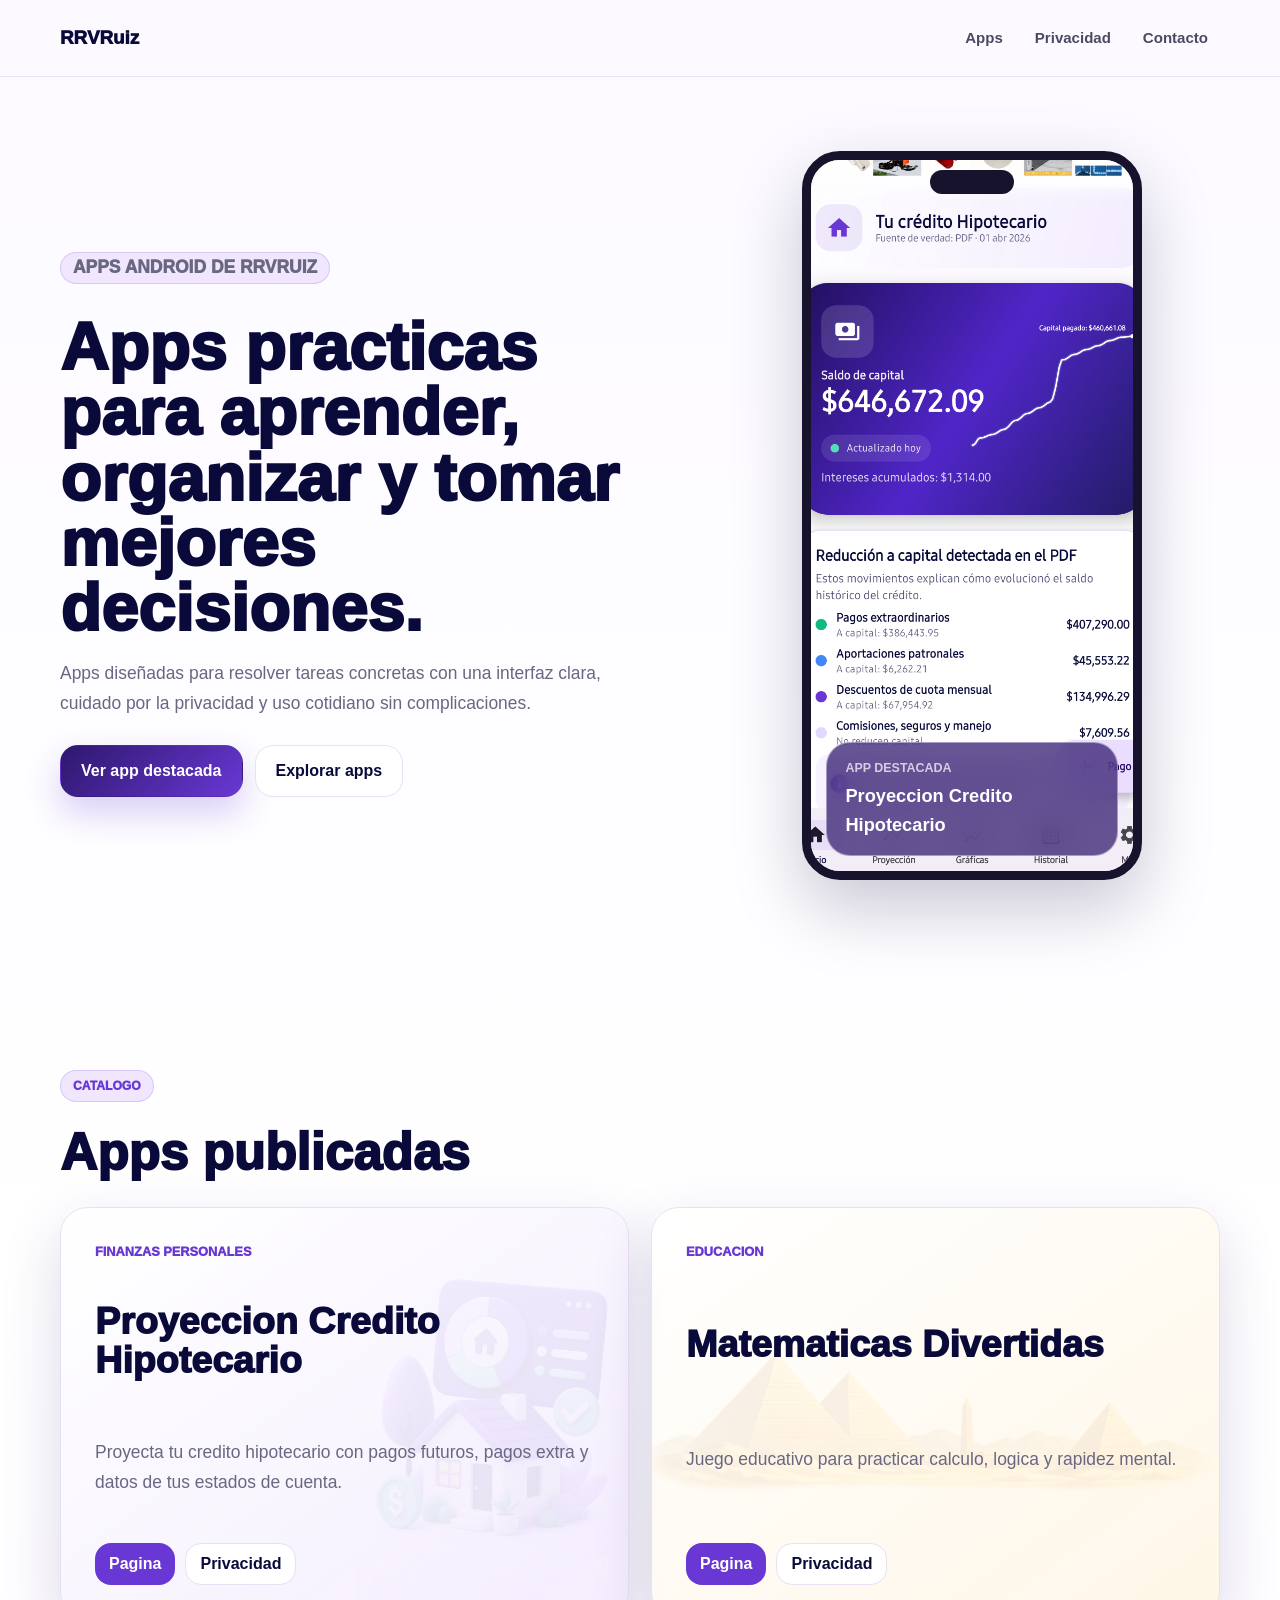
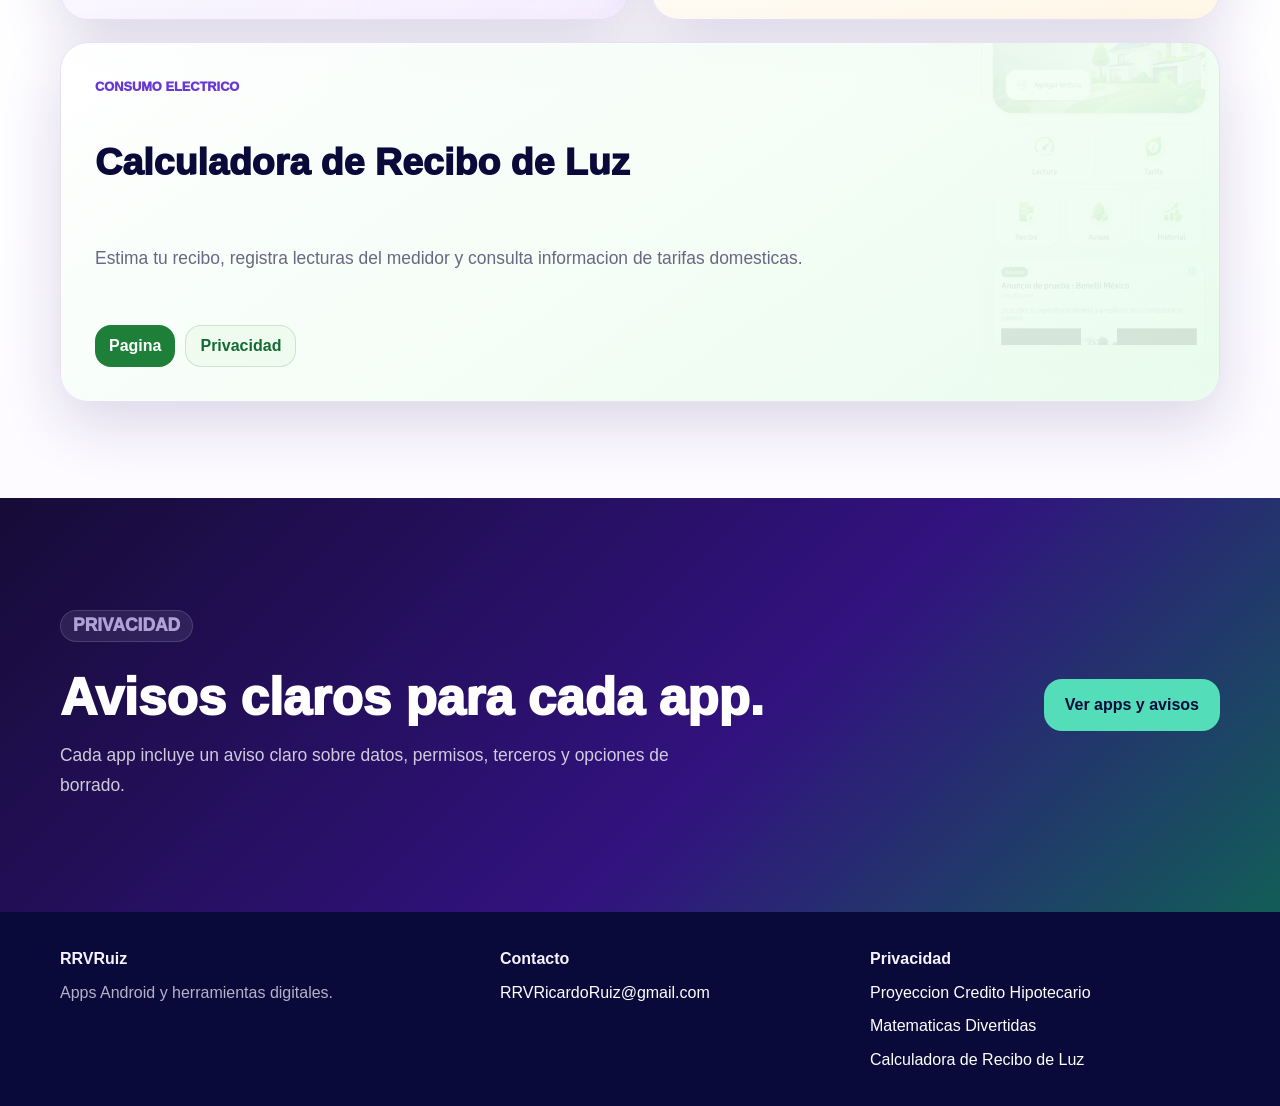
<file: index.html>
<!DOCTYPE html>
<html lang="es">
<head>
  <meta charset="UTF-8" />
  <meta name="viewport" content="width=device-width, initial-scale=1.0" />
  <title>RRVRuiz | Apps independientes</title>
  <meta name="description" content="Apps Android de RRVRuiz: herramientas financieras, educativas y utilidades digitales." />
  <link rel="stylesheet" href="styles.css" />
</head>
<body class="portfolio-page">
  <header class="portfolio-header">
    <div class="container portfolio-nav">
      <a href="index.html" class="portfolio-mark">RRVRuiz</a>
      <nav>
        <a href="#apps">Apps</a>
        <a href="#privacidad">Privacidad</a>
        <a href="mailto:RRVRicardoRuiz@gmail.com">Contacto</a>
      </nav>
    </div>
  </header>

  <main>
    <section class="portfolio-hero">
      <div class="container portfolio-hero-grid">
        <div class="portfolio-copy">
          <p class="portfolio-eyebrow">Apps Android de RRVRuiz</p>
          <h1>Apps practicas para aprender, organizar y tomar mejores decisiones.</h1>
          <p>
            Apps diseñadas para resolver tareas concretas con una interfaz clara, cuidado por la
            privacidad y uso cotidiano sin complicaciones.
          </p>
          <div class="portfolio-actions">
            <a class="portfolio-button primary" href="apps/proyeccion-credito/index.html">Ver app destacada</a>
            <a class="portfolio-button secondary" href="#apps">Explorar apps</a>
          </div>
        </div>

        <a class="featured-app app-phone-link" href="apps/proyeccion-credito/index.html" aria-label="Abrir Proyeccion Credito Hipotecario">
          <span class="phone-frame small">
            <img src="assets/proyeccion-credito/screenshots/app-01-current.png" alt="Pantalla Inicio de Proyeccion Credito Hipotecario" />
          </span>
          <div class="featured-app-caption">
            <span>App destacada</span>
            <strong>Proyeccion Credito Hipotecario</strong>
          </div>
        </a>
      </div>
    </section>

    <section id="apps" class="portfolio-section">
      <div class="container">
        <div class="portfolio-section-title">
          <p class="portfolio-eyebrow">Catalogo</p>
          <h2>Apps publicadas</h2>
        </div>

        <div class="portfolio-apps">
          <article class="portfolio-app-card app-credit">
            <span>Finanzas personales</span>
            <h3>Proyeccion Credito Hipotecario</h3>
            <p>
              Proyecta tu credito hipotecario con pagos futuros, pagos extra y datos de tus estados de cuenta.
            </p>
            <div class="portfolio-card-links">
              <a href="apps/proyeccion-credito/index.html">Pagina</a>
              <a href="apps/proyeccion-credito/privacidad.html">Privacidad</a>
            </div>
          </article>

          <article class="portfolio-app-card app-math">
            <span>Educacion</span>
            <h3>Matematicas Divertidas</h3>
            <p>
              Juego educativo para practicar calculo, logica y rapidez mental.
            </p>
            <div class="portfolio-card-links">
              <a href="apps/matematicas/index.html">Pagina</a>
              <a href="apps/matematicas/privacidad.html">Privacidad</a>
            </div>
          </article>

          <article class="portfolio-app-card app-energy">
            <span>Consumo electrico</span>
            <h3>Calculadora de Recibo de Luz</h3>
            <p>
              Estima tu recibo, registra lecturas del medidor y consulta informacion de tarifas domesticas.
            </p>
            <div class="portfolio-card-links">
              <a href="apps/calculadora-recibo/index.html">Pagina</a>
              <a href="apps/calculadora-recibo/privacidad.html">Privacidad</a>
            </div>
          </article>
        </div>
      </div>
    </section>

    <section id="privacidad" class="privacy-strip">
      <div class="container privacy-strip-inner">
        <div>
          <p class="portfolio-eyebrow">Privacidad</p>
          <h2>Avisos claros para cada app.</h2>
          <p>
            Cada app incluye un aviso claro sobre datos, permisos, terceros y opciones de borrado.
          </p>
        </div>
        <a class="portfolio-button primary" href="#apps">Ver apps y avisos</a>
      </div>
    </section>
  </main>

  <footer class="portfolio-footer">
    <div class="container portfolio-footer-grid">
      <div>
        <strong>RRVRuiz</strong>
        <p>Apps Android y herramientas digitales.</p>
      </div>
      <div>
        <strong>Contacto</strong>
        <p><a href="mailto:RRVRicardoRuiz@gmail.com">RRVRicardoRuiz@gmail.com</a></p>
      </div>
      <div>
        <strong>Privacidad</strong>
        <p><a href="apps/proyeccion-credito/privacidad.html">Proyeccion Credito Hipotecario</a></p>
        <p><a href="apps/matematicas/privacidad.html">Matematicas Divertidas</a></p>
        <p><a href="apps/calculadora-recibo/privacidad.html">Calculadora de Recibo de Luz</a></p>
      </div>
    </div>
  </footer>
</body>
</html>
</file>
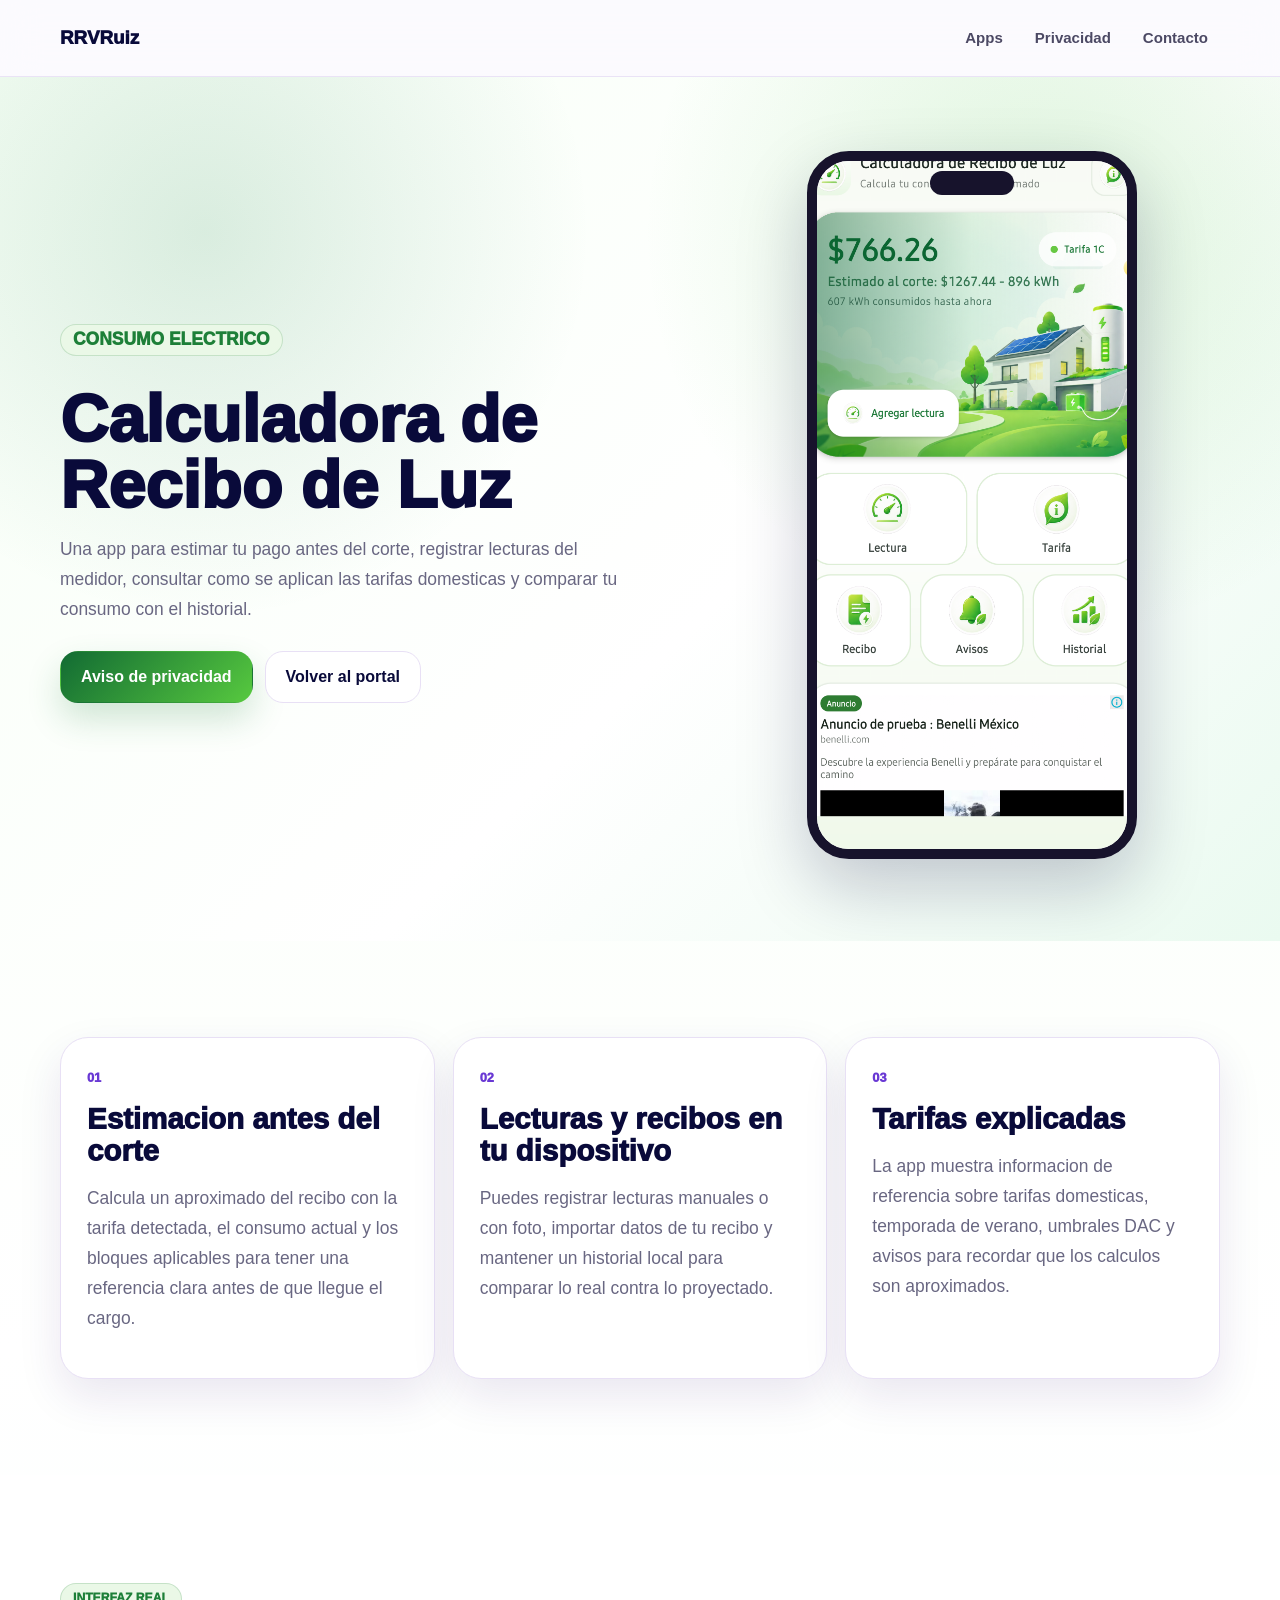
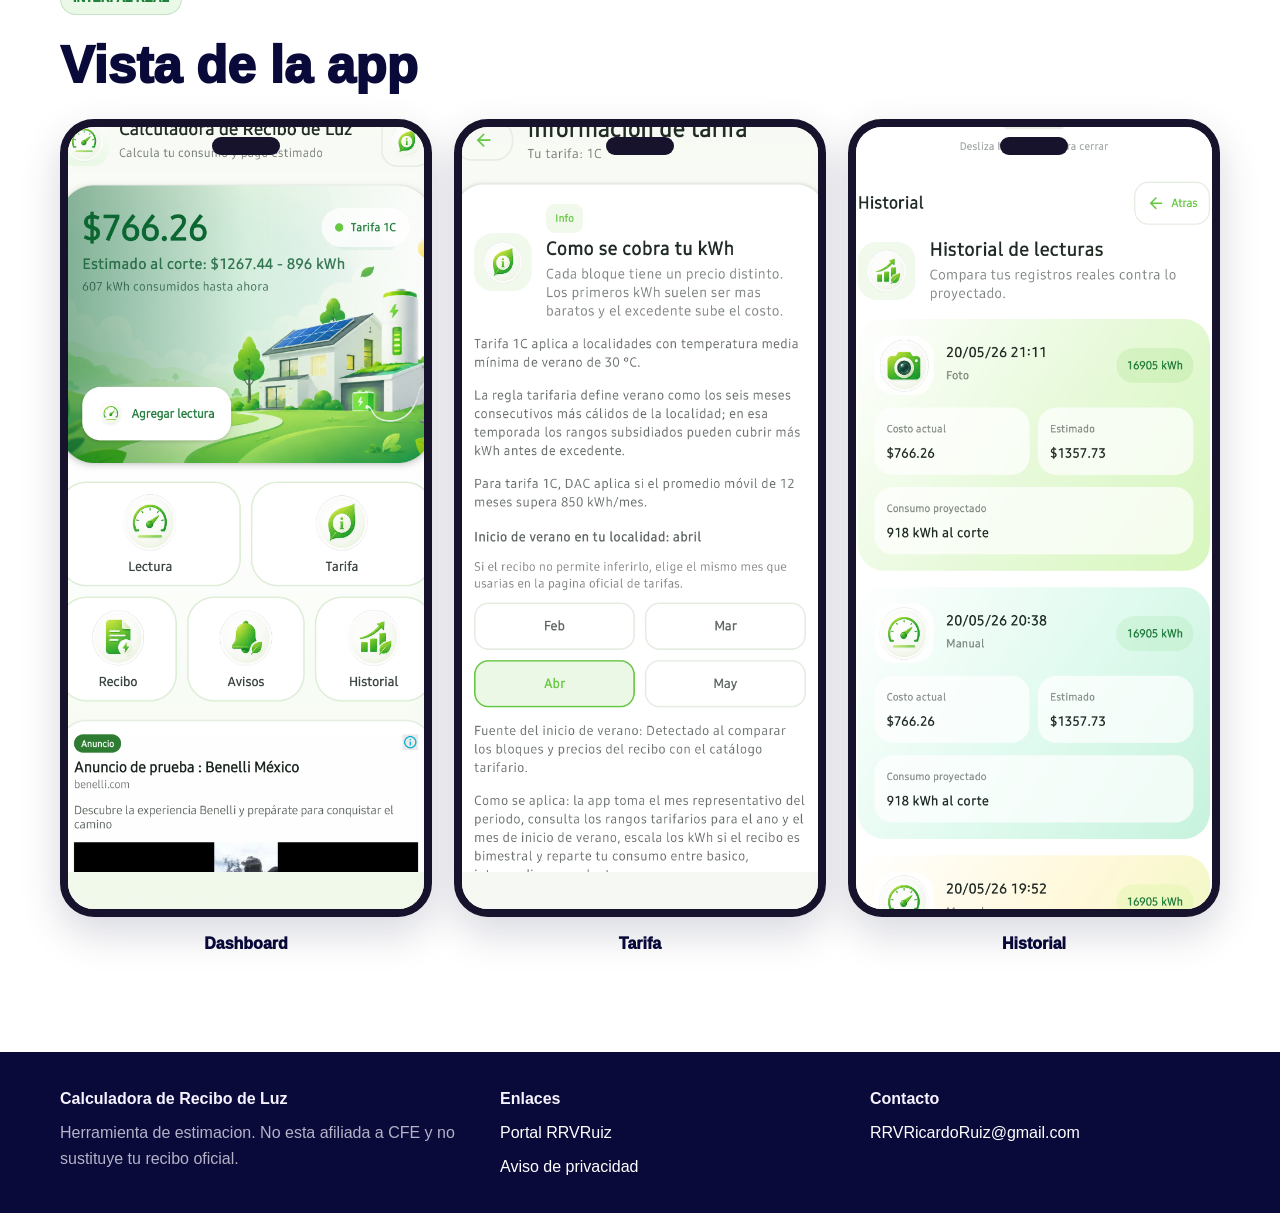
<file: apps/calculadora-recibo/index.html>
<!DOCTYPE html>
<html lang="es">
<head>
  <meta charset="UTF-8" />
  <meta name="viewport" content="width=device-width, initial-scale=1.0" />
  <title>Calculadora de Recibo de Luz | RRVRuiz</title>
  <meta name="description" content="App Android para estimar tu recibo de luz, revisar tarifas CFE, registrar lecturas y dar seguimiento a tu consumo electrico." />
  <link rel="stylesheet" href="../../styles.css" />
</head>
<body class="product-page energy-page">
  <header class="portfolio-header product-header">
    <div class="container portfolio-nav">
      <a href="../../index.html" class="portfolio-mark">RRVRuiz</a>
      <nav>
        <a href="../../index.html#apps">Apps</a>
        <a href="privacidad.html">Privacidad</a>
        <a href="mailto:RRVRicardoRuiz@gmail.com">Contacto</a>
      </nav>
    </div>
  </header>

  <main>
    <section class="product-hero energy-hero">
      <div class="container product-hero-grid">
        <div class="product-copy">
          <p class="portfolio-eyebrow">Consumo electrico</p>
          <h1>Calculadora de Recibo de Luz</h1>
          <p>
            Una app para estimar tu pago antes del corte, registrar lecturas del medidor,
            consultar como se aplican las tarifas domesticas y comparar tu consumo con el historial.
          </p>
          <div class="portfolio-actions">
            <a class="portfolio-button primary" href="privacidad.html">Aviso de privacidad</a>
            <a class="portfolio-button secondary" href="../../index.html">Volver al portal</a>
          </div>
        </div>

        <figure class="product-visual phone-showcase">
          <span class="phone-frame">
            <img src="../../assets/calculadora-recibo/screenshots/app-01-dashboard.png" alt="Dashboard de Calculadora de Recibo de Luz" />
          </span>
        </figure>
      </div>
    </section>

    <section class="product-section">
      <div class="container product-details">
        <article>
          <span>01</span>
          <h2>Estimacion antes del corte</h2>
          <p>
            Calcula un aproximado del recibo con la tarifa detectada, el consumo actual y los bloques
            aplicables para tener una referencia clara antes de que llegue el cargo.
          </p>
        </article>
        <article>
          <span>02</span>
          <h2>Lecturas y recibos en tu dispositivo</h2>
          <p>
            Puedes registrar lecturas manuales o con foto, importar datos de tu recibo y mantener un
            historial local para comparar lo real contra lo proyectado.
          </p>
        </article>
        <article>
          <span>03</span>
          <h2>Tarifas explicadas</h2>
          <p>
            La app muestra informacion de referencia sobre tarifas domesticas, temporada de verano,
            umbrales DAC y avisos para recordar que los calculos son aproximados.
          </p>
        </article>
      </div>
    </section>

    <section class="screenshot-section">
      <div class="container">
        <div class="portfolio-section-title">
          <p class="portfolio-eyebrow">Interfaz real</p>
          <h2>Vista de la app</h2>
        </div>
        <div class="screenshot-grid">
          <figure>
            <span class="phone-frame gallery">
              <img src="../../assets/calculadora-recibo/screenshots/app-01-dashboard.png" alt="Dashboard con acciones de lectura, tarifa, recibo, avisos e historial" />
            </span>
            <figcaption>Dashboard</figcaption>
          </figure>
          <figure>
            <span class="phone-frame gallery">
              <img src="../../assets/calculadora-recibo/screenshots/app-02-info.png" alt="Pantalla de informacion de tarifa domestica" />
            </span>
            <figcaption>Tarifa</figcaption>
          </figure>
          <figure>
            <span class="phone-frame gallery">
              <img src="../../assets/calculadora-recibo/screenshots/app-03-historial.png" alt="Historial de lecturas y estimaciones" />
            </span>
            <figcaption>Historial</figcaption>
          </figure>
        </div>
      </div>
    </section>
  </main>

  <footer class="portfolio-footer">
    <div class="container portfolio-footer-grid">
      <div>
        <strong>Calculadora de Recibo de Luz</strong>
        <p>Herramienta de estimacion. No esta afiliada a CFE y no sustituye tu recibo oficial.</p>
      </div>
      <div>
        <strong>Enlaces</strong>
        <p><a href="../../index.html">Portal RRVRuiz</a></p>
        <p><a href="privacidad.html">Aviso de privacidad</a></p>
      </div>
      <div>
        <strong>Contacto</strong>
        <p><a href="mailto:RRVRicardoRuiz@gmail.com">RRVRicardoRuiz@gmail.com</a></p>
      </div>
    </div>
  </footer>
</body>
</html>
</file>
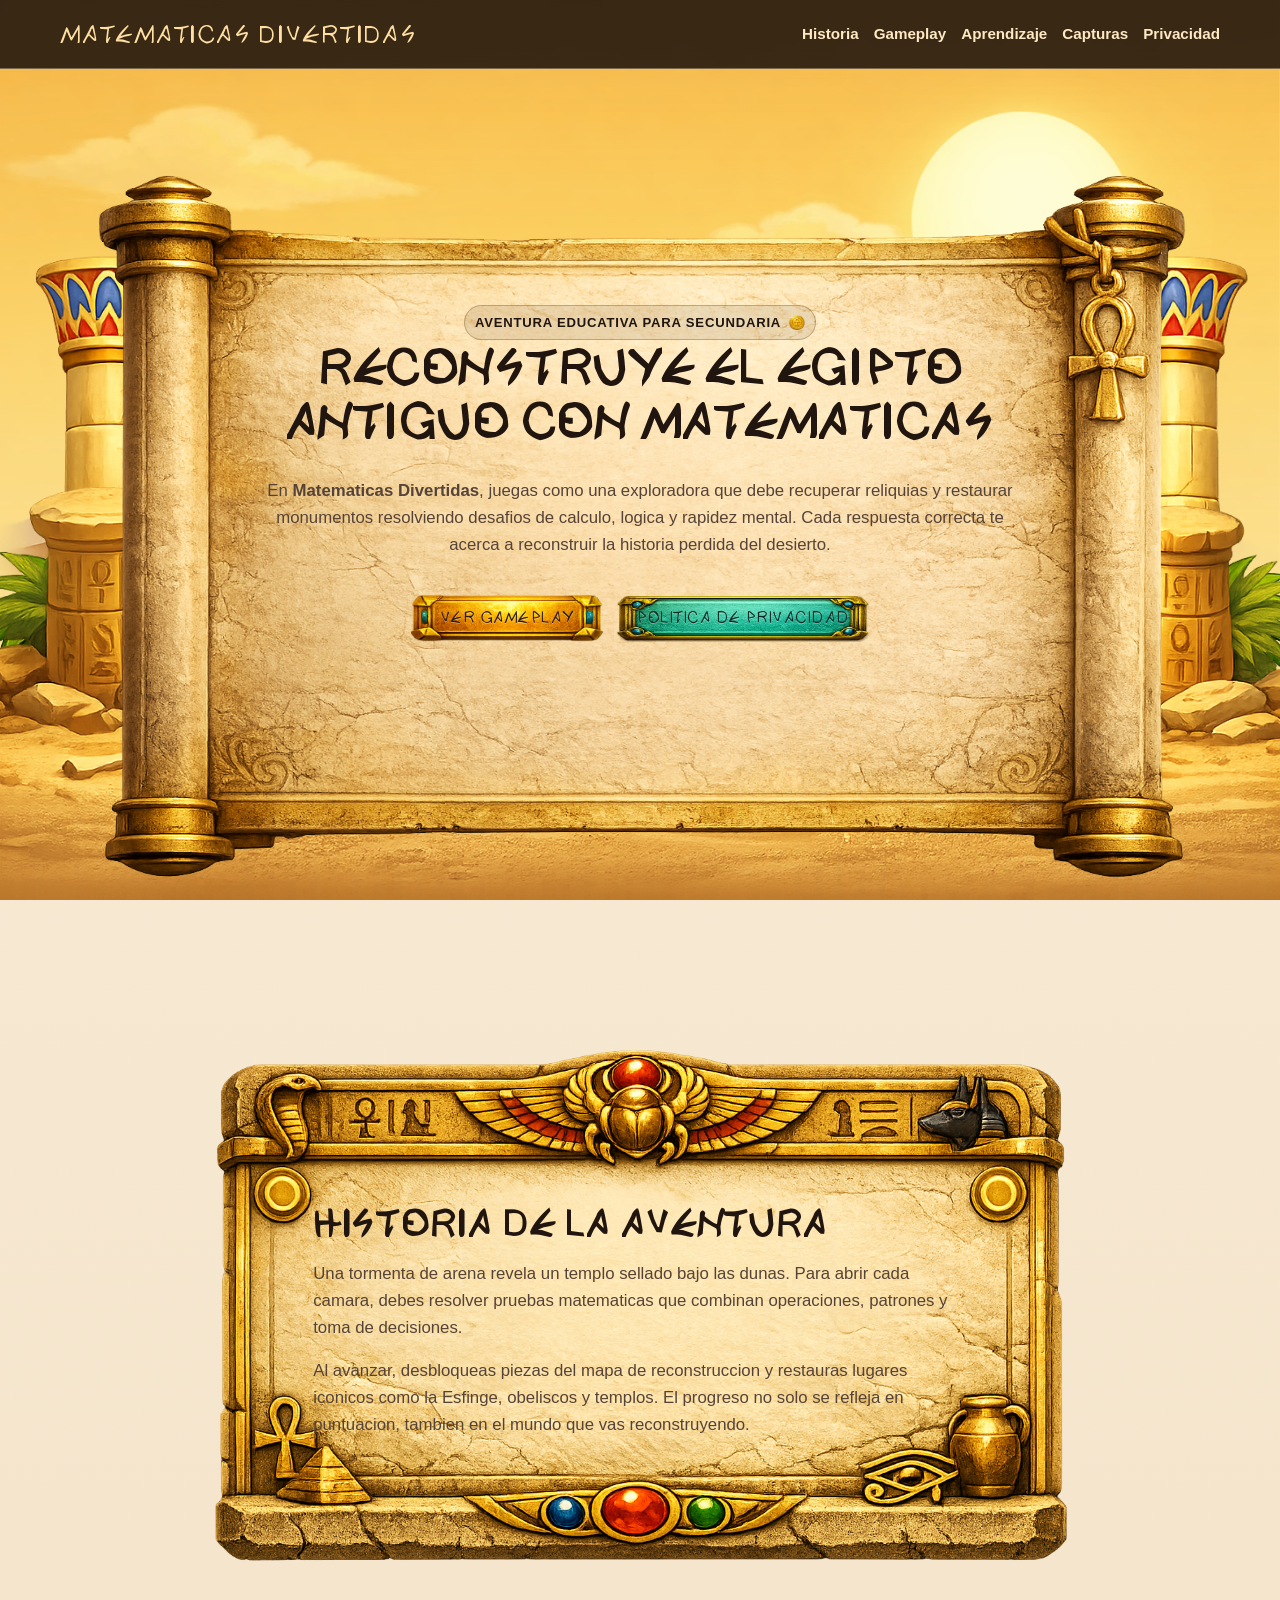
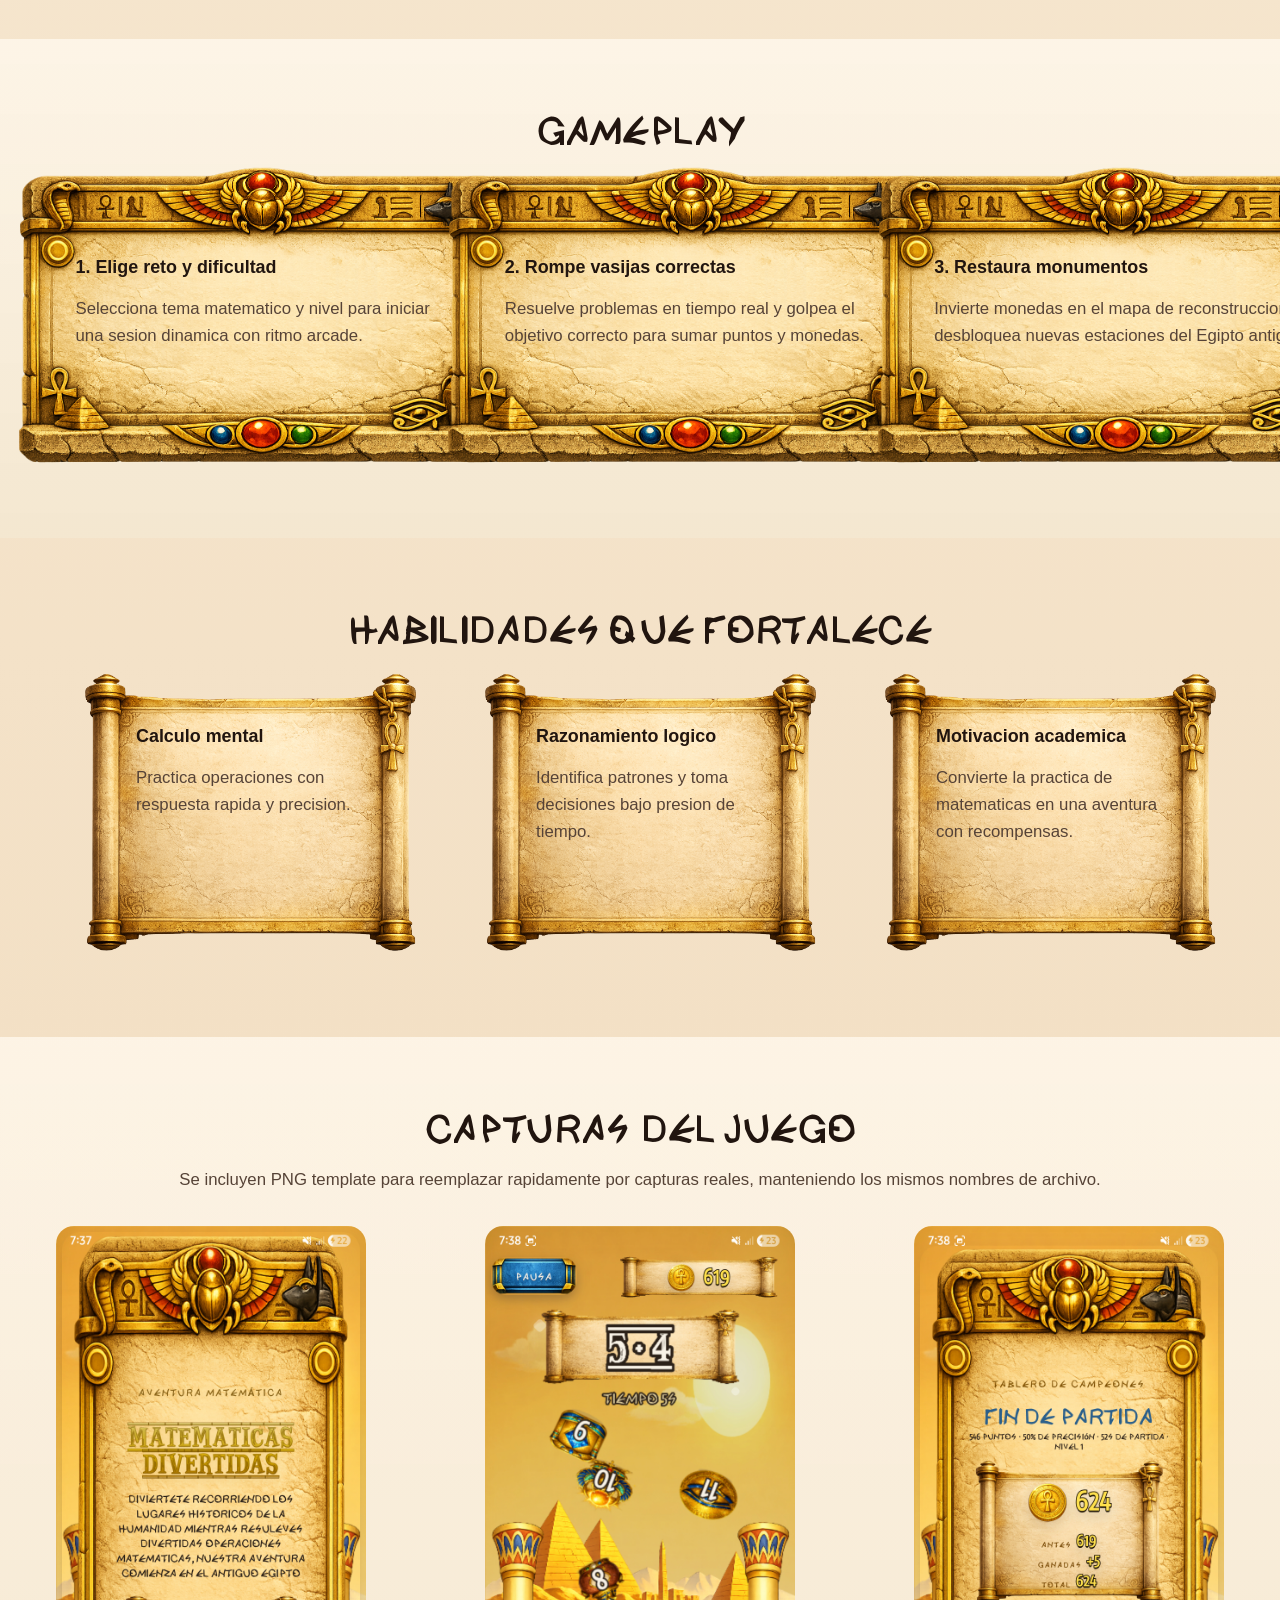
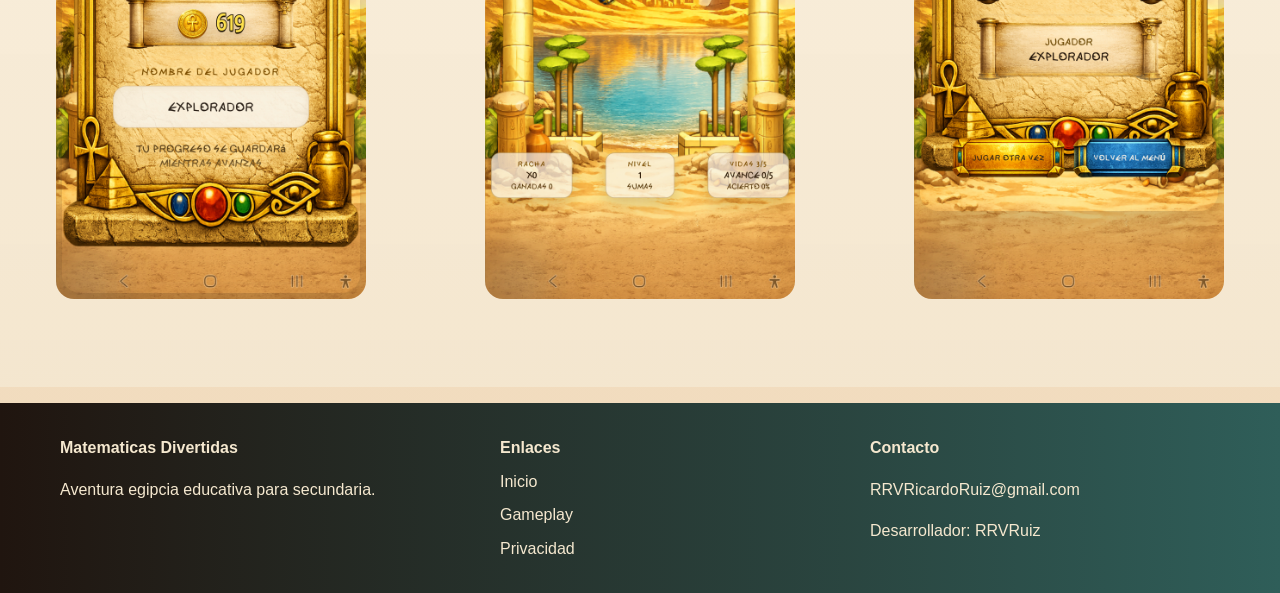
<file: apps/matematicas/index.html>
﻿<!DOCTYPE html>
<html lang="es">
<head>
  <meta charset="UTF-8" />
  <meta name="viewport" content="width=device-width, initial-scale=1.0" />
  <title>Matematicas Divertidas | Sitio oficial</title>
  <meta name="description" content="Sitio oficial de Matematicas Divertidas, una aventura educativa egipcia para secundaria." />
  <link rel="stylesheet" href="../../styles.css" />
</head>
<body class="home-page">
  <header class="site-header">
    <div class="container nav">
      <a href="../../index.html" class="logo">Matematicas Divertidas</a>
      <nav>
        <a href="#historia">Historia</a>
        <a href="#gameplay">Gameplay</a>
        <a href="#aprendizaje">Aprendizaje</a>
        <a href="#capturas">Capturas</a>
        <a href="privacidad.html">Privacidad</a>
      </nav>
    </div>
  </header>

  <main>
    <section class="hero">
      <div class="hero-copy panel menu-panel">
          <div class="panel-inner">
            <span class="eyebrow">Aventura educativa para secundaria</span>
            <h1>Reconstruye el Egipto antiguo con matematicas</h1>
            <p>
              En <strong>Matematicas Divertidas</strong>, juegas como una exploradora que debe recuperar reliquias
              y restaurar monumentos resolviendo desafios de calculo, logica y rapidez mental.
              Cada respuesta correcta te acerca a reconstruir la historia perdida del desierto.
            </p>
            <div class="hero-actions">
              <a class="button primary" href="#gameplay">Ver gameplay</a>
              <a class="button secondary" href="privacidad.html">Politica de privacidad</a>
            </div>
            
          </div>
      </div>
    </section>

    <section id="historia" class="section">
      <div class="container narrow panel stone-panel story-panel">
        <div class="panel-inner">
          <h2>Historia de la aventura</h2>
          <p>
            Una tormenta de arena revela un templo sellado bajo las dunas. Para abrir cada camara,
            debes resolver pruebas matematicas que combinan operaciones, patrones y toma de decisiones.
          </p>
          <p>
            Al avanzar, desbloqueas piezas del mapa de reconstruccion y restauras lugares iconicos
            como la Esfinge, obeliscos y templos. El progreso no solo se refleja en puntuacion,
            tambien en el mundo que vas reconstruyendo.
          </p>
        </div>
      </div>
    </section>

    <section id="gameplay" class="section alt">
      <div class="container">
        <h2>Gameplay</h2>
        <div class="cards three gameplay-grid">
          <article class="card panel stone-panel">
            <div class="panel-inner">
              <h3>1. Elige reto y dificultad</h3>
              <p>Selecciona tema matematico y nivel para iniciar una sesion dinamica con ritmo arcade.</p>
            </div>
          </article>
          <article class="card panel stone-panel">
            <div class="panel-inner">
              <h3>2. Rompe vasijas correctas</h3>
              <p>Resuelve problemas en tiempo real y golpea el objetivo correcto para sumar puntos y monedas.</p>
            </div>
          </article>
          <article class="card panel stone-panel">
            <div class="panel-inner">
              <h3>3. Restaura monumentos</h3>
              <p>Invierte monedas en el mapa de reconstruccion y desbloquea nuevas estaciones del Egipto antiguo.</p>
            </div>
          </article>
        </div>
      </div>
    </section>

    <section id="aprendizaje" class="section">
      <div class="container">
        <h2>Habilidades que fortalece</h2>
        <div class="cards three menu-grid">
          <article class="card panel menu-panel">
            <div class="panel-inner">
              <h3>Calculo mental</h3>
              <p>Practica operaciones con respuesta rapida y precision.</p>
            </div>
          </article>
          <article class="card panel menu-panel">
            <div class="panel-inner">
              <h3>Razonamiento logico</h3>
              <p>Identifica patrones y toma decisiones bajo presion de tiempo.</p>
            </div>
          </article>
          <article class="card panel menu-panel">
            <div class="panel-inner">
              <h3>Motivacion academica</h3>
              <p>Convierte la practica de matematicas en una aventura con recompensas.</p>
            </div>
          </article>
        </div>
      </div>
    </section>

    <section id="capturas" class="section alt">
      <div class="container">
        <h2>Capturas del juego</h2>
        <p class="section-intro">
          Se incluyen PNG template para reemplazar rapidamente por capturas reales,
          manteniendo los mismos nombres de archivo.
        </p>
        <div class="media-grid showcase-grid">
          <figure class="media-card panel">
            <div class="panel-inner">
              <img src="../../assets/screenshots/template-gameplay-01.jpg" alt="Template gameplay 01" />
              
            </div>
          </figure>
          <figure class="media-card panel">
            <div class="panel-inner">
              <img src="../../assets/screenshots/template-gameplay-02.jpg" alt="Template gameplay 02" />
              
            </div>
          </figure>
          <figure class="media-card panel">
            <div class="panel-inner">
              <img src="../../assets/screenshots/template-gameplay-03.jpg" alt="Template gameplay 03" />
              
            </div>
          </figure>
        </div>
      </div>
    </section>
  </main>

  <footer class="site-footer">
    <div class="container footer-grid">
      <div>
        <strong>Matematicas Divertidas</strong>
        <p>Aventura egipcia educativa para secundaria.</p>
      </div>
      <div>
        <strong>Enlaces</strong>
        <ul>
          <li><a href="../../index.html">Inicio</a></li>
          <li><a href="#gameplay">Gameplay</a></li>
          <li><a href="privacidad.html">Privacidad</a></li>
        </ul>
      </div>
      <div>
        <strong>Contacto</strong>
        <p>RRVRicardoRuiz@gmail.com</p>
        <p>Desarrollador: RRVRuiz</p>
      </div>
    </div>
  </footer>
</body>
</html>
</file>
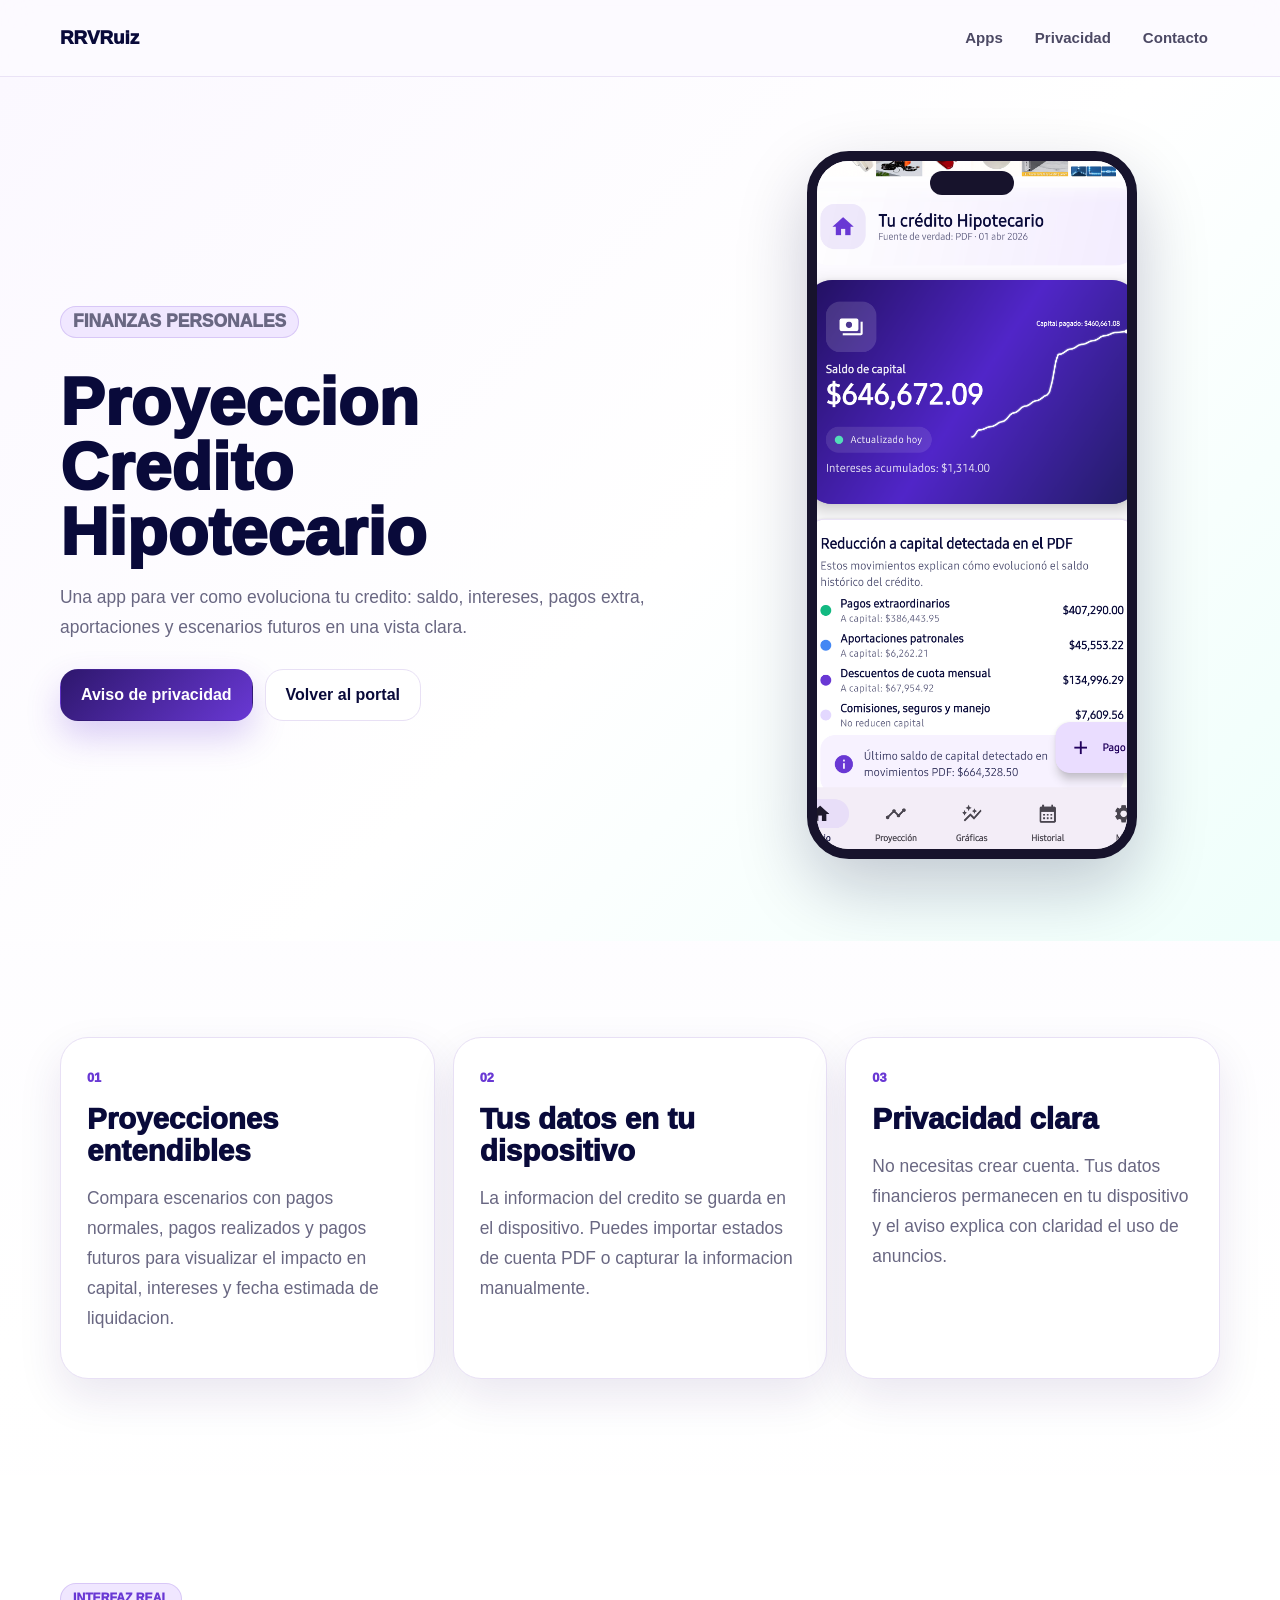
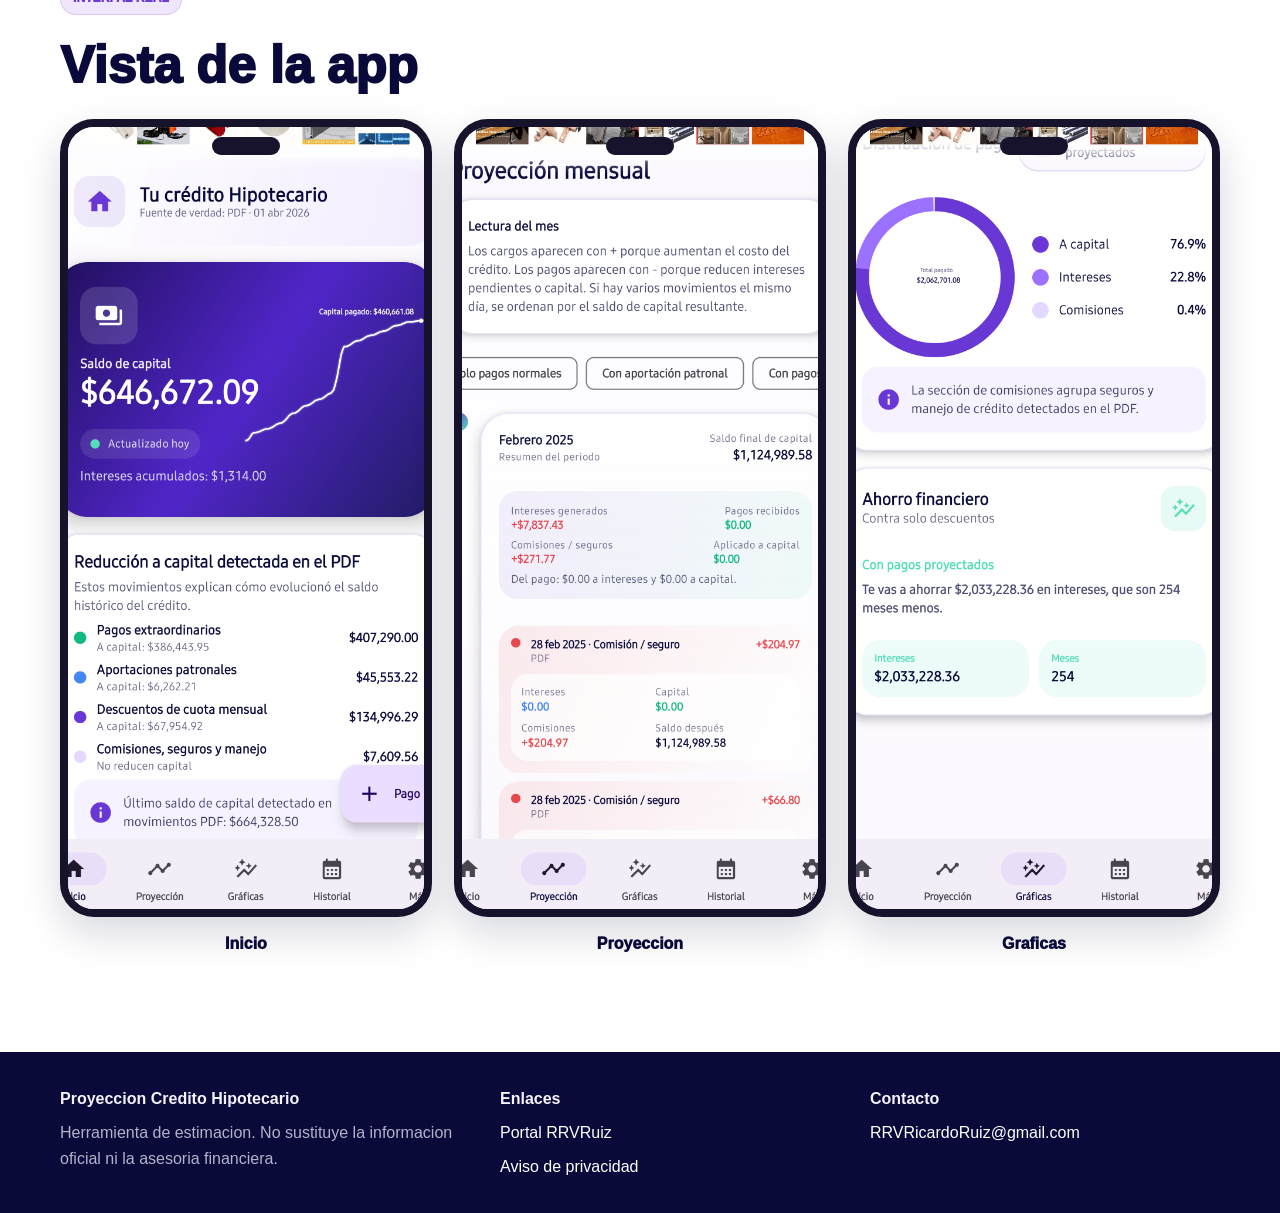
<file: apps/proyeccion-credito/index.html>
<!DOCTYPE html>
<html lang="es">
<head>
  <meta charset="UTF-8" />
  <meta name="viewport" content="width=device-width, initial-scale=1.0" />
  <title>Proyeccion Credito Hipotecario | RRVRuiz</title>
  <meta name="description" content="App Android para proyectar escenarios de credito hipotecario y estimar pagos futuros." />
  <link rel="stylesheet" href="../../styles.css" />
</head>
<body class="product-page">
  <header class="portfolio-header product-header">
    <div class="container portfolio-nav">
      <a href="../../index.html" class="portfolio-mark">RRVRuiz</a>
      <nav>
        <a href="../../index.html#apps">Apps</a>
        <a href="privacidad.html">Privacidad</a>
        <a href="mailto:RRVRicardoRuiz@gmail.com">Contacto</a>
      </nav>
    </div>
  </header>

  <main>
    <section class="product-hero">
      <div class="container product-hero-grid">
        <div class="product-copy">
          <p class="portfolio-eyebrow">Finanzas personales</p>
          <h1>Proyeccion Credito Hipotecario</h1>
          <p>
            Una app para ver como evoluciona tu credito: saldo, intereses, pagos extra,
            aportaciones y escenarios futuros en una vista clara.
          </p>
          <div class="portfolio-actions">
            <a class="portfolio-button primary" href="privacidad.html">Aviso de privacidad</a>
            <a class="portfolio-button secondary" href="../../index.html">Volver al portal</a>
          </div>
        </div>

        <figure class="product-visual phone-showcase">
          <span class="phone-frame">
            <img src="../../assets/proyeccion-credito/screenshots/app-01-current.png" alt="Pantalla Inicio de Proyeccion Credito Hipotecario" />
          </span>
        </figure>
      </div>
    </section>

    <section class="product-section">
      <div class="container product-details">
        <article>
          <span>01</span>
          <h2>Proyecciones entendibles</h2>
          <p>
            Compara escenarios con pagos normales, pagos realizados y pagos futuros para visualizar
            el impacto en capital, intereses y fecha estimada de liquidacion.
          </p>
        </article>
        <article>
          <span>02</span>
          <h2>Tus datos en tu dispositivo</h2>
          <p>
            La informacion del credito se guarda en el dispositivo. Puedes importar estados de cuenta
            PDF o capturar la informacion manualmente.
          </p>
        </article>
        <article>
          <span>03</span>
          <h2>Privacidad clara</h2>
          <p>
            No necesitas crear cuenta. Tus datos financieros permanecen en tu dispositivo y el aviso
            explica con claridad el uso de anuncios.
          </p>
        </article>
      </div>
    </section>

    <section class="screenshot-section">
      <div class="container">
        <div class="portfolio-section-title">
          <p class="portfolio-eyebrow">Interfaz real</p>
          <h2>Vista de la app</h2>
        </div>
        <div class="screenshot-grid">
          <figure>
            <span class="phone-frame gallery">
              <img src="../../assets/proyeccion-credito/screenshots/app-01-current.png" alt="Pantalla de inicio con saldo de capital" />
            </span>
            <figcaption>Inicio</figcaption>
          </figure>
          <figure>
            <span class="phone-frame gallery">
              <img src="../../assets/proyeccion-credito/screenshots/app-02-proyeccion.png" alt="Pantalla de proyeccion mensual" />
            </span>
            <figcaption>Proyeccion</figcaption>
          </figure>
          <figure>
            <span class="phone-frame gallery">
              <img src="../../assets/proyeccion-credito/screenshots/app-03-graficas.png" alt="Pantalla de graficas financieras" />
            </span>
            <figcaption>Graficas</figcaption>
          </figure>
        </div>
      </div>
    </section>
  </main>

  <footer class="portfolio-footer">
    <div class="container portfolio-footer-grid">
      <div>
        <strong>Proyeccion Credito Hipotecario</strong>
        <p>Herramienta de estimacion. No sustituye la informacion oficial ni la asesoria financiera.</p>
      </div>
      <div>
        <strong>Enlaces</strong>
        <p><a href="../../index.html">Portal RRVRuiz</a></p>
        <p><a href="privacidad.html">Aviso de privacidad</a></p>
      </div>
      <div>
        <strong>Contacto</strong>
        <p><a href="mailto:RRVRicardoRuiz@gmail.com">RRVRicardoRuiz@gmail.com</a></p>
      </div>
    </div>
  </footer>
</body>
</html>
</file>
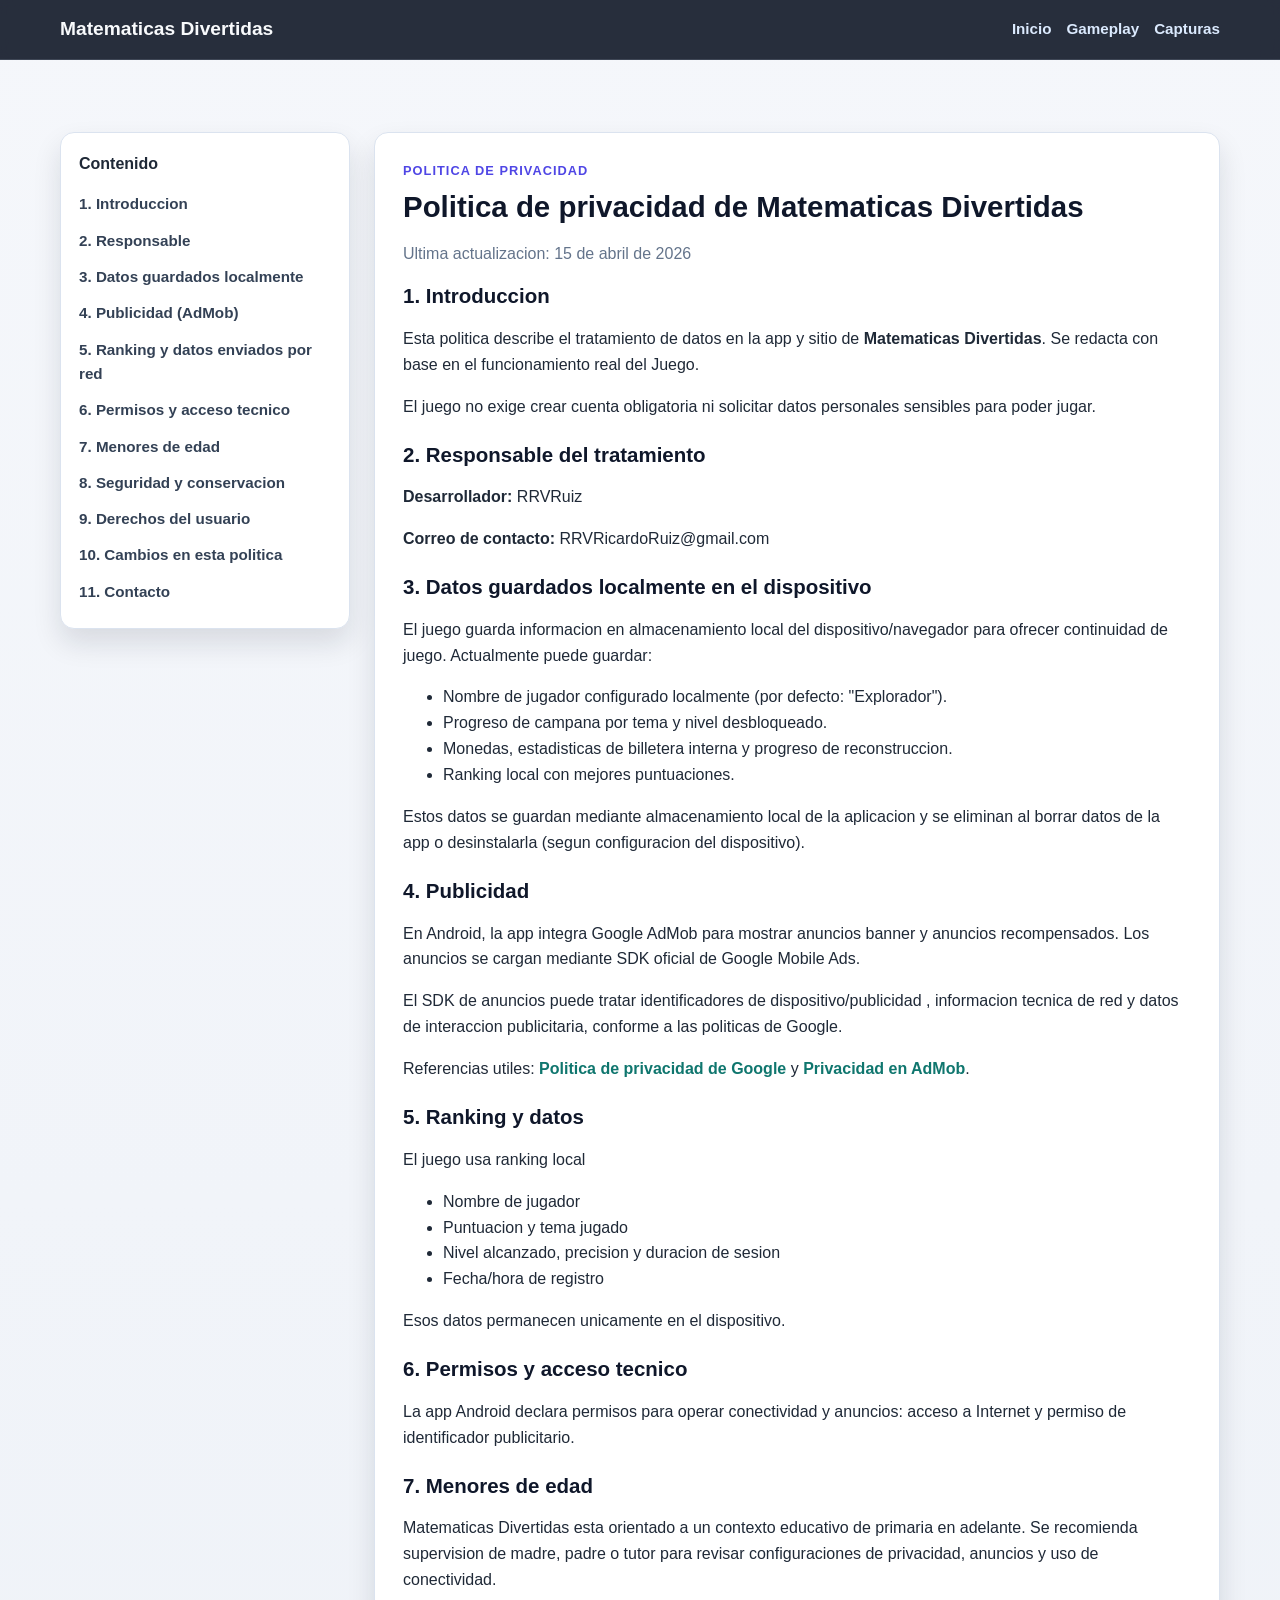
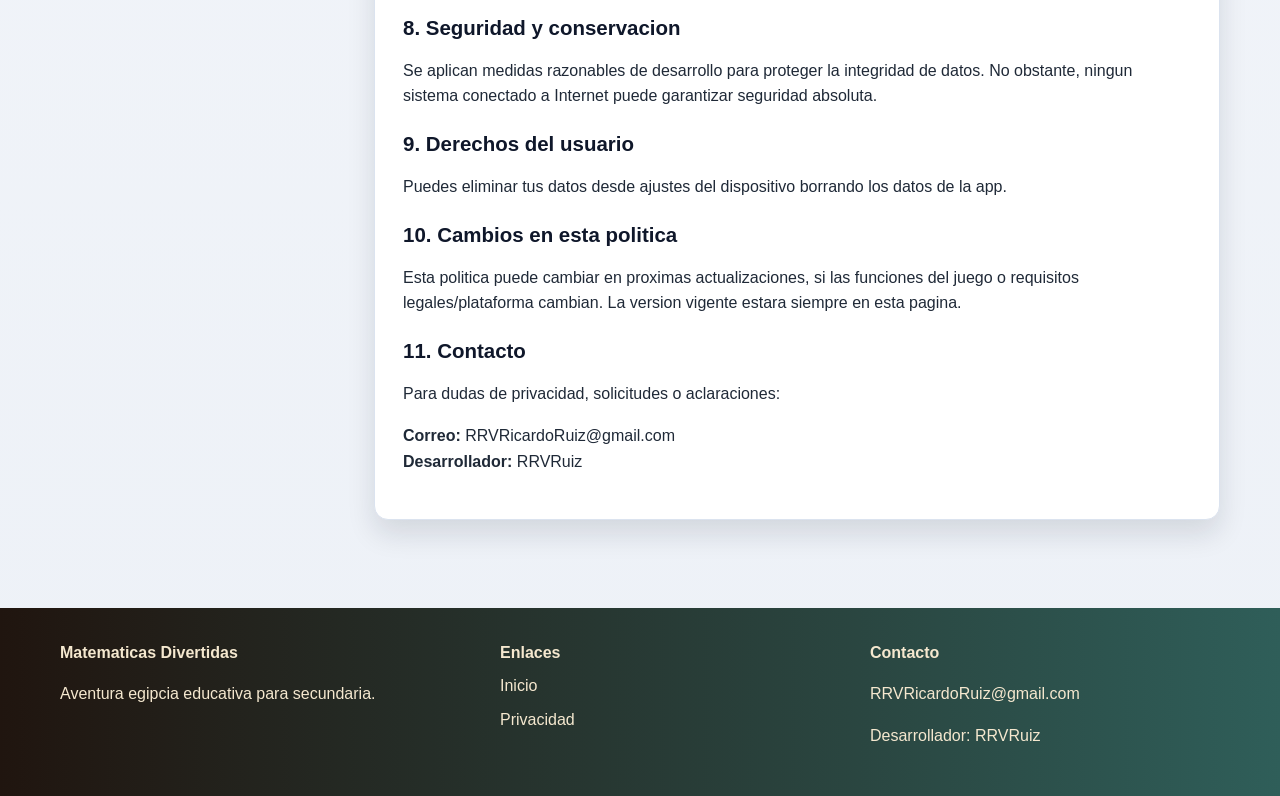
<file: privacy.html>
﻿<!DOCTYPE html>
<html lang="es">
<head>
  <meta charset="UTF-8" />
  <meta name="viewport" content="width=device-width, initial-scale=1.0" />
  <title>Politica de privacidad | Matematicas Divertidas</title>
  <meta name="description" content="Politica de privacidad oficial de Matematicas Divertidas." />
  <link rel="stylesheet" href="styles.css" />
</head>
<body class="privacy-page">
  <header class="site-header">
    <div class="container nav">
      <a href="index.html" class="logo">Matematicas Divertidas</a>
      <nav>
        <a href="index.html">Inicio</a>
        <a href="index.html#gameplay">Gameplay</a>
        <a href="index.html#capturas">Capturas</a>
      </nav>
    </div>
  </header>

  <main class="section">
    <div class="container privacy-layout">
      <aside class="privacy-sidebar-neutral">
        <strong>Contenido</strong>
        <a href="#introduccion">1. Introduccion</a>
        <a href="#responsable">2. Responsable</a>
        <a href="#datos-locales">3. Datos guardados localmente</a>
        <a href="#ads">4. Publicidad (AdMob)</a>
        <a href="#ranking">5. Ranking y datos enviados por red</a>
        <a href="#permisos">6. Permisos y acceso tecnico</a>
        <a href="#menores">7. Menores de edad</a>
        <a href="#seguridad">8. Seguridad y conservacion</a>
        <a href="#derechos">9. Derechos del usuario</a>
        <a href="#cambios">10. Cambios en esta politica</a>
        <a href="#contacto">11. Contacto</a>
      </aside>

      <article class="privacy-card">
        <p class="privacy-kicker">Politica de privacidad</p>
        <h1>Politica de privacidad de Matematicas Divertidas</h1>
        <p class="updated">Ultima actualizacion: 15 de abril de 2026</p>

        <section id="introduccion">
          <h2>1. Introduccion</h2>
          <p>
            Esta politica describe el tratamiento de datos en la app y sitio de
            <strong>Matematicas Divertidas</strong>. Se redacta con base en el funcionamiento real
            del Juego.
          </p>
          <p>
            El juego no exige crear cuenta obligatoria ni solicitar datos personales sensibles
            para poder jugar.
          </p>
        </section>

        <section id="responsable">
          <h2>2. Responsable del tratamiento</h2>
          <p><strong>Desarrollador:</strong> RRVRuiz</p>
          <p><strong>Correo de contacto:</strong> RRVRicardoRuiz@gmail.com</p>
        </section>

        <section id="datos-locales">
          <h2>3. Datos guardados localmente en el dispositivo</h2>
          <p>
            El juego guarda informacion en almacenamiento local del dispositivo/navegador para
            ofrecer continuidad de juego. Actualmente puede guardar:
          </p>
          <ul>
            <li>Nombre de jugador configurado localmente (por defecto: "Explorador").</li>
            <li>Progreso de campana por tema y nivel desbloqueado.</li>
            <li>Monedas, estadisticas de billetera interna y progreso de reconstruccion.</li>
            <li>Ranking local con mejores puntuaciones.</li>
          </ul>
          <p>
            Estos datos se guardan mediante almacenamiento local de la aplicacion y se eliminan
            al borrar datos de la app o desinstalarla (segun configuracion del dispositivo).
          </p>
        </section>

        <section id="ads">
          <h2>4. Publicidad </h2>
          <p>
            En Android, la app integra Google AdMob para mostrar anuncios banner y anuncios
            recompensados. Los anuncios se cargan mediante SDK oficial de Google Mobile Ads.
          </p>
          <p>
            El SDK de anuncios puede tratar identificadores de dispositivo/publicidad
            , informacion tecnica de red y datos de interaccion publicitaria,
            conforme a las politicas de Google.
          </p>
          <p>
            Referencias utiles:
            <a href="https://policies.google.com/privacy" target="_blank" rel="noopener noreferrer">Politica de privacidad de Google</a>
            y
            <a href="https://support.google.com/admob/answer/6128543" target="_blank" rel="noopener noreferrer">Privacidad en AdMob</a>.
          </p>
        </section>

        <section id="ranking">
          <h2>5. Ranking y datos</h2>
          <p>
            El juego usa ranking local
          </p>
          <ul>
            <li>Nombre de jugador</li>
            <li>Puntuacion y tema jugado</li>
            <li>Nivel alcanzado, precision y duracion de sesion</li>
            <li>Fecha/hora de registro</li>
          </ul>
          <p>
            Esos datos permanecen unicamente en el dispositivo.
          </p>
        </section>

        <section id="permisos">
          <h2>6. Permisos y acceso tecnico</h2>
          <p>
            La app Android declara permisos para operar conectividad y anuncios:
            acceso a Internet y permiso de identificador publicitario.
          </p>
        </section>

        <section id="menores">
          <h2>7. Menores de edad</h2>
          <p>
            Matematicas Divertidas esta orientado a un contexto educativo de primaria en adelante.
            Se recomienda supervision de madre, padre o tutor para revisar configuraciones
            de privacidad, anuncios y uso de conectividad.
          </p>
        </section>

        <section id="seguridad">
          <h2>8. Seguridad y conservacion</h2>
          <p>
            Se aplican medidas razonables de desarrollo para proteger la integridad de datos.
            No obstante, ningun sistema conectado a Internet puede garantizar seguridad absoluta.
          </p>
        </section>

        <section id="derechos">
          <h2>9. Derechos del usuario</h2>
          <p>
            Puedes eliminar tus datos desde ajustes del dispositivo borrando los datos de la app.
          </p>
        </section>

        <section id="cambios">
          <h2>10. Cambios en esta politica</h2>
          <p>
            Esta politica puede cambiar en proximas actualizaciones, si las funciones del juego
            o requisitos legales/plataforma cambian. La version vigente estara siempre en esta pagina.
          </p>
        </section>

        <section id="contacto">
          <h2>11. Contacto</h2>
          <p>
            Para dudas de privacidad, solicitudes o aclaraciones:
          </p>
          <p>
            <strong>Correo:</strong> RRVRicardoRuiz@gmail.com<br />
            <strong>Desarrollador:</strong> RRVRuiz
          </p>
        </section>

        
      </article>
    </div>
  </main>

  <footer class="site-footer">
    <div class="container footer-grid">
      <div>
        <strong>Matematicas Divertidas</strong>
        <p>Aventura egipcia educativa para secundaria.</p>
      </div>
      <div>
        <strong>Enlaces</strong>
        <ul>
          <li><a href="index.html">Inicio</a></li>
          <li><a href="privacy.html">Privacidad</a></li>
        </ul>
      </div>
      <div>
        <strong>Contacto</strong>
        <p>RRVRicardoRuiz@gmail.com</p>
        <p>Desarrollador: RRVRuiz</p>
      </div>
    </div>
  </footer>
</body>
</html>
</file>
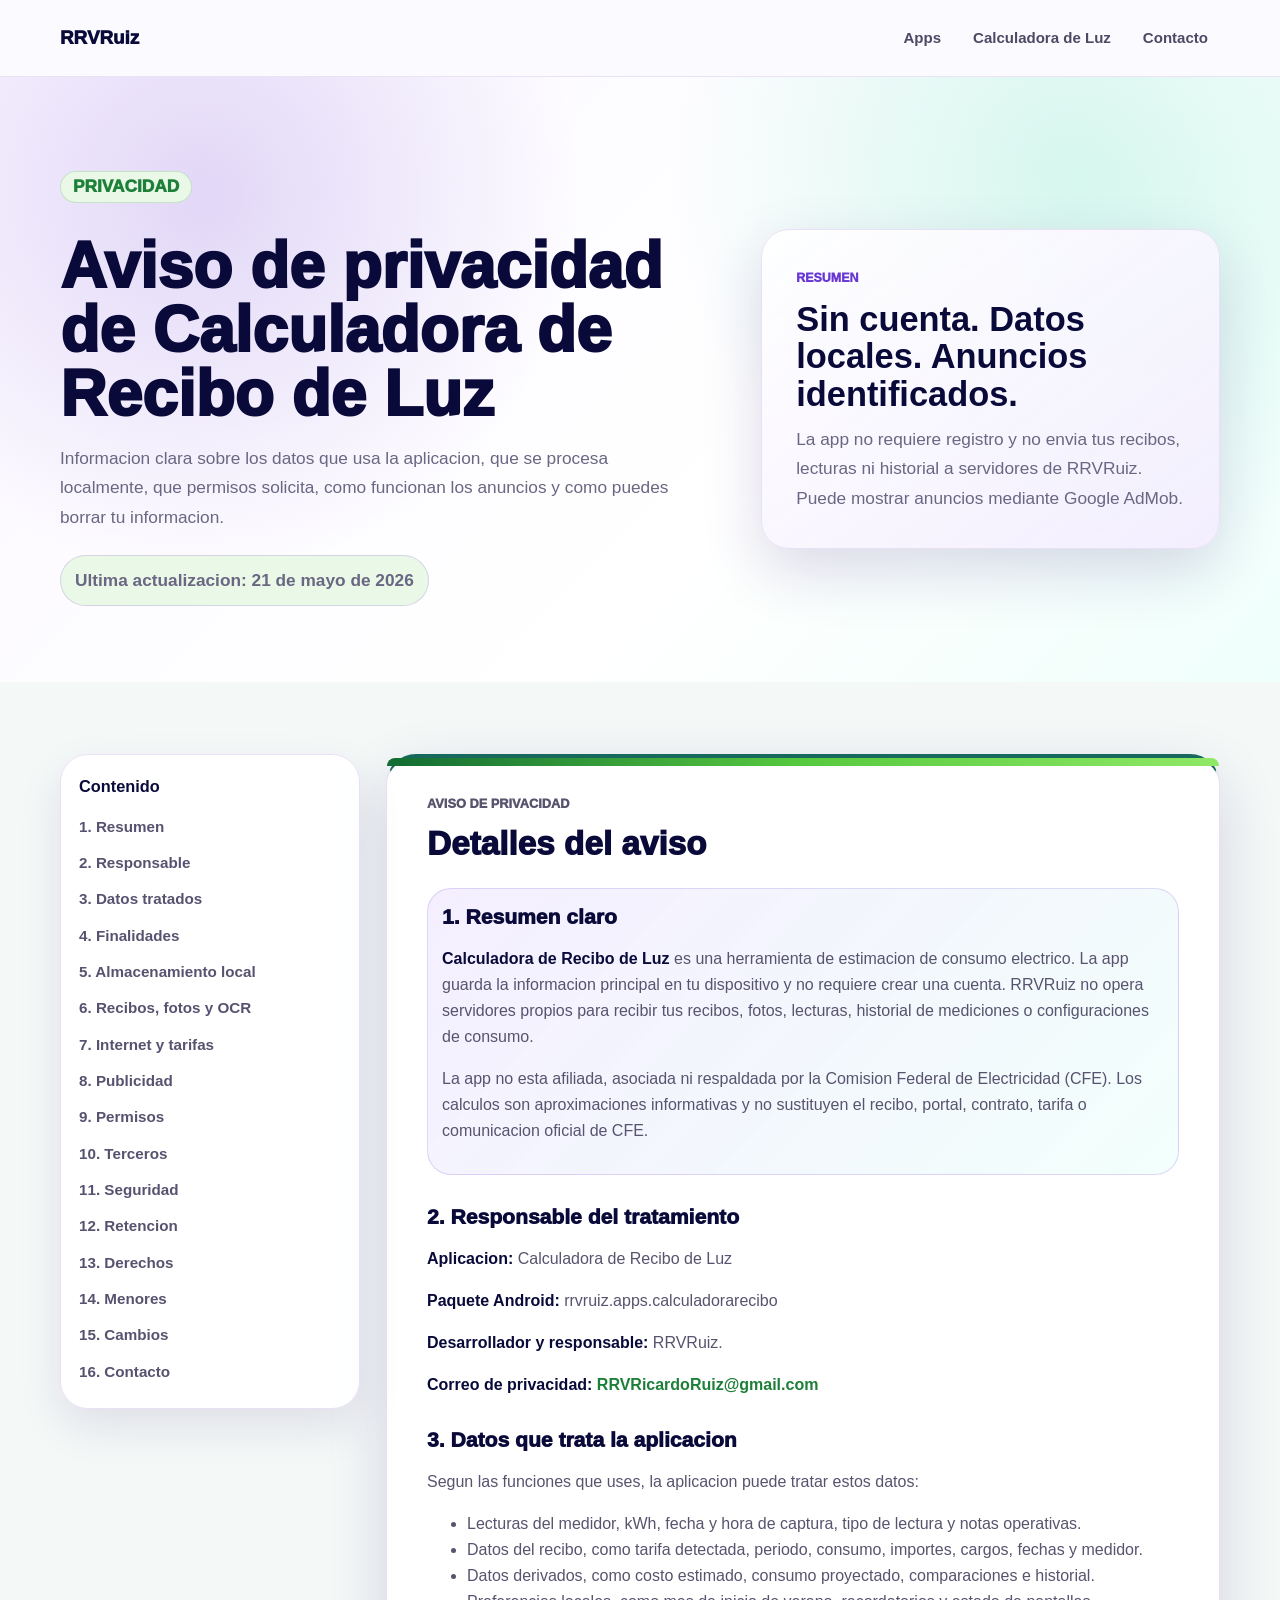
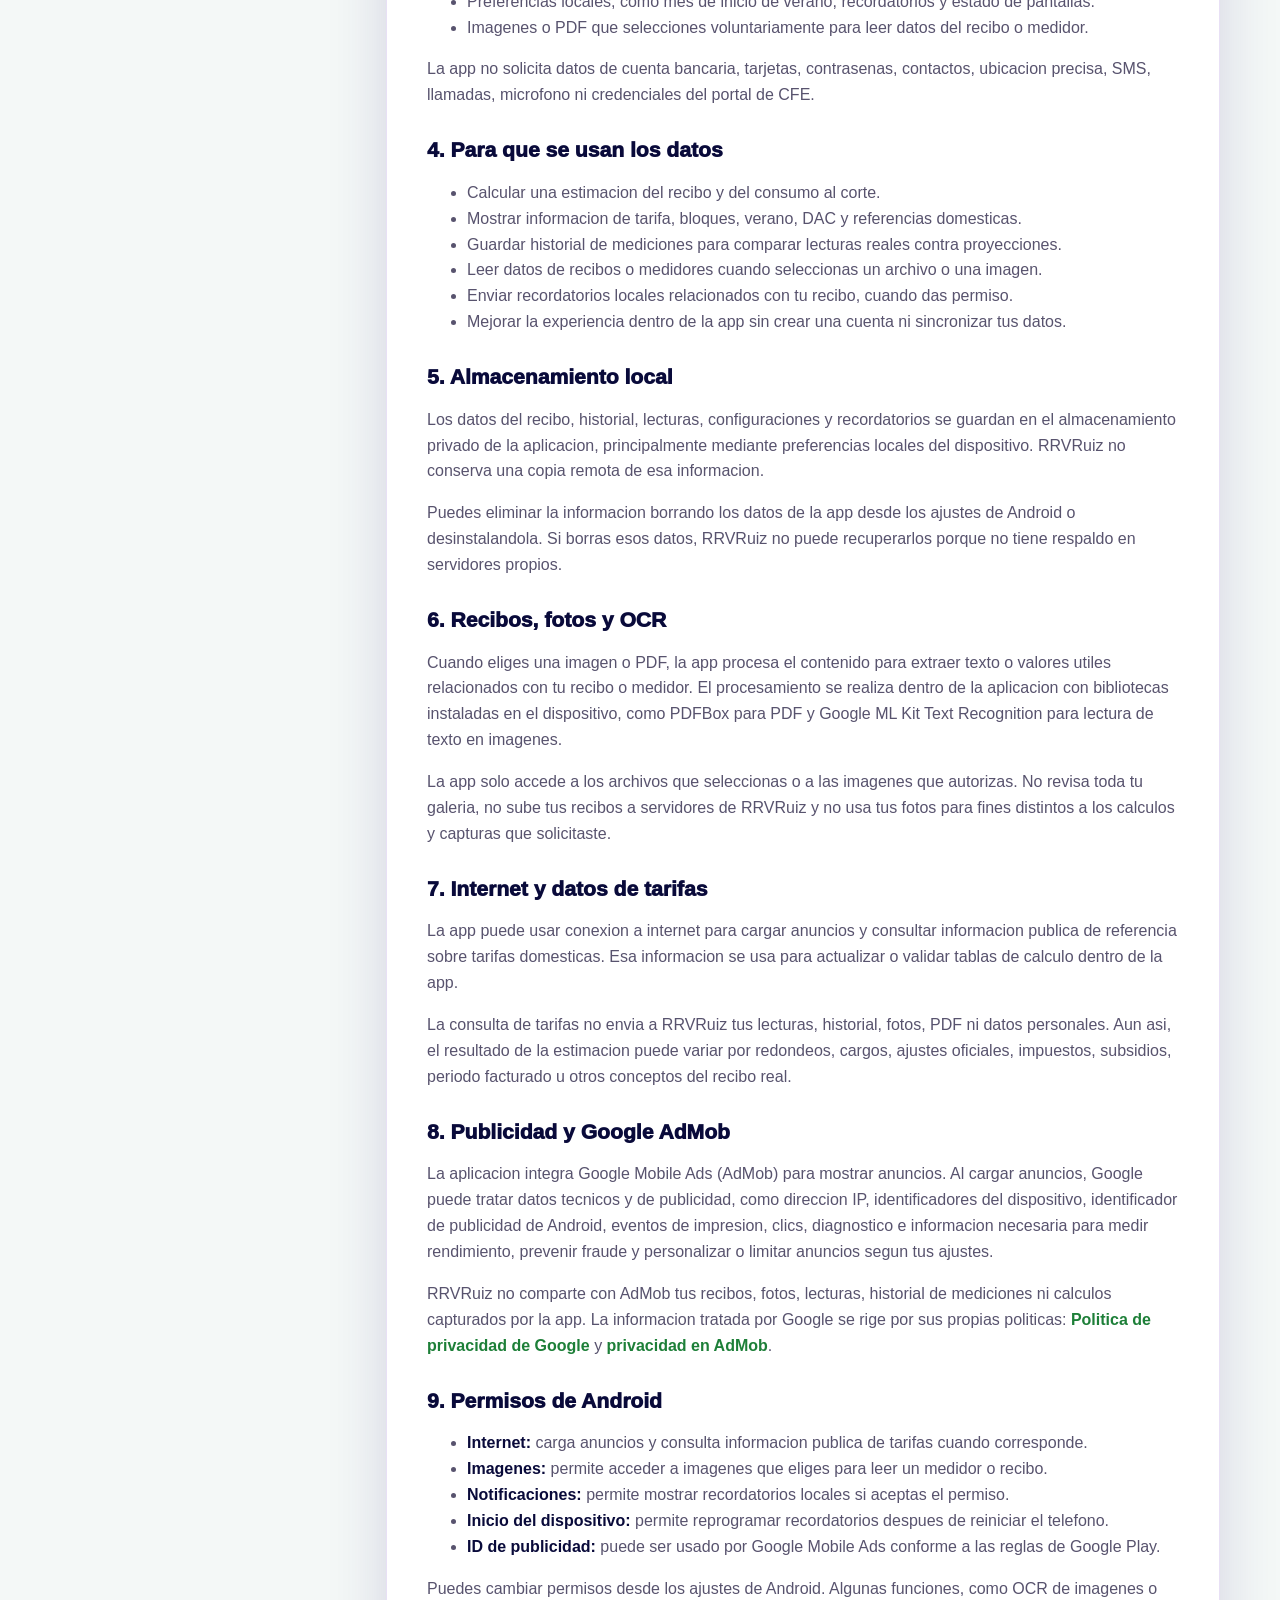
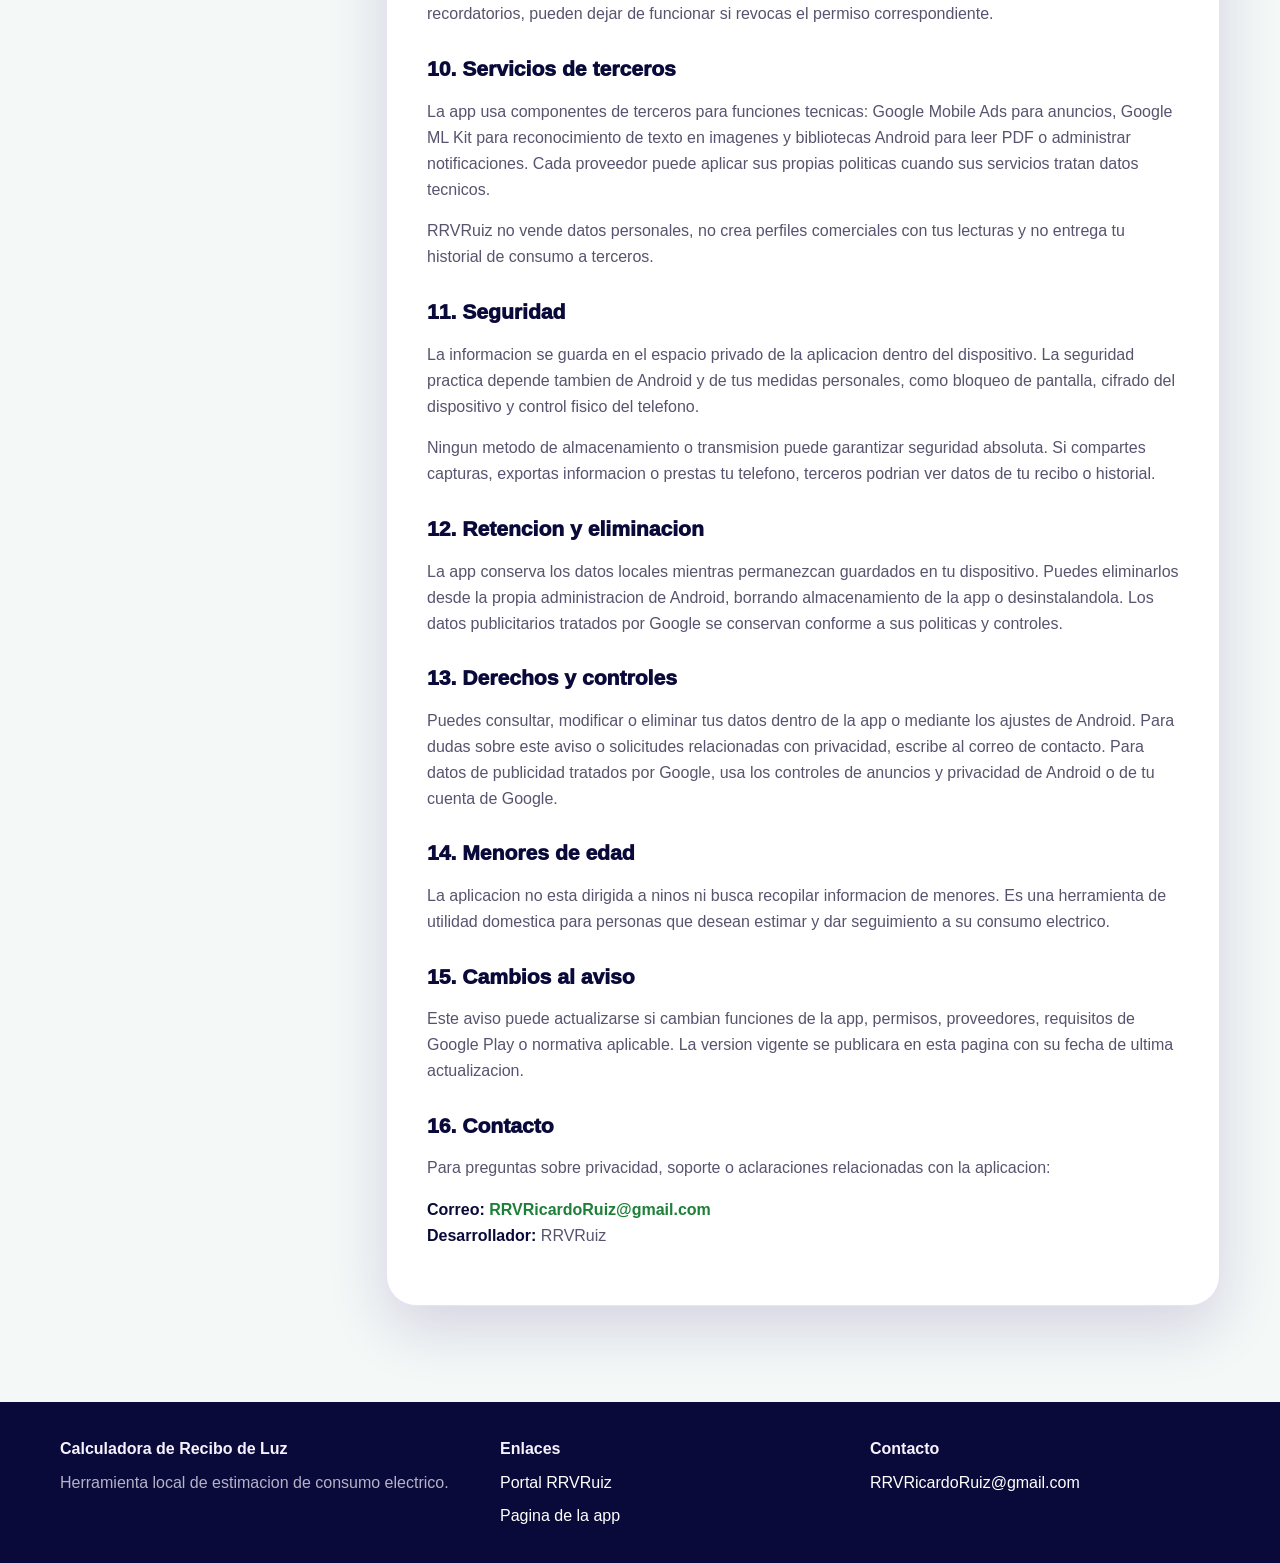
<file: apps/calculadora-recibo/privacidad.html>
<!DOCTYPE html>
<html lang="es">
<head>
  <meta charset="UTF-8" />
  <meta name="viewport" content="width=device-width, initial-scale=1.0" />
  <title>Aviso de privacidad | Calculadora de Recibo de Luz</title>
  <meta name="description" content="Aviso de privacidad de Calculadora de Recibo de Luz para Google Play." />
  <link rel="stylesheet" href="../../styles.css" />
</head>
<body class="privacy-page credit-privacy-page energy-privacy-page product-page">
  <header class="portfolio-header product-header">
    <div class="container portfolio-nav">
      <a href="../../index.html" class="portfolio-mark">RRVRuiz</a>
      <nav>
        <a href="../../index.html#apps">Apps</a>
        <a href="index.html">Calculadora de Luz</a>
        <a href="mailto:RRVRicardoRuiz@gmail.com">Contacto</a>
      </nav>
    </div>
  </header>

  <main>
    <section class="privacy-hero energy-privacy-hero">
      <div class="container privacy-hero-grid">
        <div>
          <p class="portfolio-eyebrow">Privacidad</p>
          <h1>Aviso de privacidad de Calculadora de Recibo de Luz</h1>
          <p>
            Informacion clara sobre los datos que usa la aplicacion, que se procesa localmente,
            que permisos solicita, como funcionan los anuncios y como puedes borrar tu informacion.
          </p>
          <p class="updated privacy-date">Ultima actualizacion: 21 de mayo de 2026</p>
        </div>
        <div class="privacy-summary-panel">
          <span>Resumen</span>
          <strong>Sin cuenta. Datos locales. Anuncios identificados.</strong>
          <p>
            La app no requiere registro y no envia tus recibos, lecturas ni historial a servidores de RRVRuiz.
            Puede mostrar anuncios mediante Google AdMob.
          </p>
        </div>
      </div>
    </section>

    <section class="privacy-content-section">
      <div class="container privacy-layout">
        <aside class="privacy-sidebar-neutral">
          <strong>Contenido</strong>
          <a href="#resumen">1. Resumen</a>
          <a href="#responsable">2. Responsable</a>
          <a href="#datos">3. Datos tratados</a>
          <a href="#finalidades">4. Finalidades</a>
          <a href="#local">5. Almacenamiento local</a>
          <a href="#ocr">6. Recibos, fotos y OCR</a>
          <a href="#internet">7. Internet y tarifas</a>
          <a href="#admob">8. Publicidad</a>
          <a href="#permisos">9. Permisos</a>
          <a href="#terceros">10. Terceros</a>
          <a href="#seguridad">11. Seguridad</a>
          <a href="#retencion">12. Retencion</a>
          <a href="#derechos">13. Derechos</a>
          <a href="#menores">14. Menores</a>
          <a href="#cambios">15. Cambios</a>
          <a href="#contacto">16. Contacto</a>
        </aside>

        <article class="privacy-card">
          <p class="privacy-kicker">Aviso de privacidad</p>
          <h2 class="privacy-document-title">Detalles del aviso</h2>

          <section id="resumen" class="notice-box neutral">
            <h2>1. Resumen claro</h2>
            <p>
              <strong>Calculadora de Recibo de Luz</strong> es una herramienta de estimacion de consumo
              electrico. La app guarda la informacion principal en tu dispositivo y no requiere crear una
              cuenta. RRVRuiz no opera servidores propios para recibir tus recibos, fotos, lecturas,
              historial de mediciones o configuraciones de consumo.
            </p>
            <p>
              La app no esta afiliada, asociada ni respaldada por la Comision Federal de Electricidad
              (CFE). Los calculos son aproximaciones informativas y no sustituyen el recibo, portal,
              contrato, tarifa o comunicacion oficial de CFE.
            </p>
          </section>

          <section id="responsable">
            <h2>2. Responsable del tratamiento</h2>
            <p><strong>Aplicacion:</strong> Calculadora de Recibo de Luz</p>
            <p><strong>Paquete Android:</strong> rrvruiz.apps.calculadorarecibo</p>
            <p><strong>Desarrollador y responsable:</strong> RRVRuiz.</p>
            <p><strong>Correo de privacidad:</strong> <a href="mailto:RRVRicardoRuiz@gmail.com">RRVRicardoRuiz@gmail.com</a></p>
          </section>

          <section id="datos">
            <h2>3. Datos que trata la aplicacion</h2>
            <p>Segun las funciones que uses, la aplicacion puede tratar estos datos:</p>
            <ul>
              <li>Lecturas del medidor, kWh, fecha y hora de captura, tipo de lectura y notas operativas.</li>
              <li>Datos del recibo, como tarifa detectada, periodo, consumo, importes, cargos, fechas y medidor.</li>
              <li>Datos derivados, como costo estimado, consumo proyectado, comparaciones e historial.</li>
              <li>Preferencias locales, como mes de inicio de verano, recordatorios y estado de pantallas.</li>
              <li>Imagenes o PDF que selecciones voluntariamente para leer datos del recibo o medidor.</li>
            </ul>
            <p>
              La app no solicita datos de cuenta bancaria, tarjetas, contrasenas, contactos, ubicacion precisa,
              SMS, llamadas, microfono ni credenciales del portal de CFE.
            </p>
          </section>

          <section id="finalidades">
            <h2>4. Para que se usan los datos</h2>
            <ul>
              <li>Calcular una estimacion del recibo y del consumo al corte.</li>
              <li>Mostrar informacion de tarifa, bloques, verano, DAC y referencias domesticas.</li>
              <li>Guardar historial de mediciones para comparar lecturas reales contra proyecciones.</li>
              <li>Leer datos de recibos o medidores cuando seleccionas un archivo o una imagen.</li>
              <li>Enviar recordatorios locales relacionados con tu recibo, cuando das permiso.</li>
              <li>Mejorar la experiencia dentro de la app sin crear una cuenta ni sincronizar tus datos.</li>
            </ul>
          </section>

          <section id="local">
            <h2>5. Almacenamiento local</h2>
            <p>
              Los datos del recibo, historial, lecturas, configuraciones y recordatorios se guardan en el
              almacenamiento privado de la aplicacion, principalmente mediante preferencias locales del
              dispositivo. RRVRuiz no conserva una copia remota de esa informacion.
            </p>
            <p>
              Puedes eliminar la informacion borrando los datos de la app desde los ajustes de Android o
              desinstalandola. Si borras esos datos, RRVRuiz no puede recuperarlos porque no tiene respaldo
              en servidores propios.
            </p>
          </section>

          <section id="ocr">
            <h2>6. Recibos, fotos y OCR</h2>
            <p>
              Cuando eliges una imagen o PDF, la app procesa el contenido para extraer texto o valores utiles
              relacionados con tu recibo o medidor. El procesamiento se realiza dentro de la aplicacion con
              bibliotecas instaladas en el dispositivo, como PDFBox para PDF y Google ML Kit Text Recognition
              para lectura de texto en imagenes.
            </p>
            <p>
              La app solo accede a los archivos que seleccionas o a las imagenes que autorizas. No revisa toda
              tu galeria, no sube tus recibos a servidores de RRVRuiz y no usa tus fotos para fines distintos
              a los calculos y capturas que solicitaste.
            </p>
          </section>

          <section id="internet">
            <h2>7. Internet y datos de tarifas</h2>
            <p>
              La app puede usar conexion a internet para cargar anuncios y consultar informacion publica de
              referencia sobre tarifas domesticas. Esa informacion se usa para actualizar o validar tablas de
              calculo dentro de la app.
            </p>
            <p>
              La consulta de tarifas no envia a RRVRuiz tus lecturas, historial, fotos, PDF ni datos personales.
              Aun asi, el resultado de la estimacion puede variar por redondeos, cargos, ajustes oficiales,
              impuestos, subsidios, periodo facturado u otros conceptos del recibo real.
            </p>
          </section>

          <section id="admob">
            <h2>8. Publicidad y Google AdMob</h2>
            <p>
              La aplicacion integra Google Mobile Ads (AdMob) para mostrar anuncios. Al cargar anuncios, Google
              puede tratar datos tecnicos y de publicidad, como direccion IP, identificadores del dispositivo,
              identificador de publicidad de Android, eventos de impresion, clics, diagnostico e informacion
              necesaria para medir rendimiento, prevenir fraude y personalizar o limitar anuncios segun tus
              ajustes.
            </p>
            <p>
              RRVRuiz no comparte con AdMob tus recibos, fotos, lecturas, historial de mediciones ni calculos
              capturados por la app. La informacion tratada por Google se rige por sus propias politicas:
              <a href="https://policies.google.com/privacy" target="_blank" rel="noopener noreferrer">Politica de privacidad de Google</a>
              y
              <a href="https://support.google.com/admob/answer/6128543" target="_blank" rel="noopener noreferrer">privacidad en AdMob</a>.
            </p>
          </section>

          <section id="permisos">
            <h2>9. Permisos de Android</h2>
            <ul>
              <li><strong>Internet:</strong> carga anuncios y consulta informacion publica de tarifas cuando corresponde.</li>
              <li><strong>Imagenes:</strong> permite acceder a imagenes que eliges para leer un medidor o recibo.</li>
              <li><strong>Notificaciones:</strong> permite mostrar recordatorios locales si aceptas el permiso.</li>
              <li><strong>Inicio del dispositivo:</strong> permite reprogramar recordatorios despues de reiniciar el telefono.</li>
              <li><strong>ID de publicidad:</strong> puede ser usado por Google Mobile Ads conforme a las reglas de Google Play.</li>
            </ul>
            <p>
              Puedes cambiar permisos desde los ajustes de Android. Algunas funciones, como OCR de imagenes o
              recordatorios, pueden dejar de funcionar si revocas el permiso correspondiente.
            </p>
          </section>

          <section id="terceros">
            <h2>10. Servicios de terceros</h2>
            <p>
              La app usa componentes de terceros para funciones tecnicas: Google Mobile Ads para anuncios,
              Google ML Kit para reconocimiento de texto en imagenes y bibliotecas Android para leer PDF o
              administrar notificaciones. Cada proveedor puede aplicar sus propias politicas cuando sus
              servicios tratan datos tecnicos.
            </p>
            <p>
              RRVRuiz no vende datos personales, no crea perfiles comerciales con tus lecturas y no entrega tu
              historial de consumo a terceros.
            </p>
          </section>

          <section id="seguridad">
            <h2>11. Seguridad</h2>
            <p>
              La informacion se guarda en el espacio privado de la aplicacion dentro del dispositivo. La
              seguridad practica depende tambien de Android y de tus medidas personales, como bloqueo de
              pantalla, cifrado del dispositivo y control fisico del telefono.
            </p>
            <p>
              Ningun metodo de almacenamiento o transmision puede garantizar seguridad absoluta. Si compartes
              capturas, exportas informacion o prestas tu telefono, terceros podrian ver datos de tu recibo o
              historial.
            </p>
          </section>

          <section id="retencion">
            <h2>12. Retencion y eliminacion</h2>
            <p>
              La app conserva los datos locales mientras permanezcan guardados en tu dispositivo. Puedes
              eliminarlos desde la propia administracion de Android, borrando almacenamiento de la app o
              desinstalandola. Los datos publicitarios tratados por Google se conservan conforme a sus
              politicas y controles.
            </p>
          </section>

          <section id="derechos">
            <h2>13. Derechos y controles</h2>
            <p>
              Puedes consultar, modificar o eliminar tus datos dentro de la app o mediante los ajustes de
              Android. Para dudas sobre este aviso o solicitudes relacionadas con privacidad, escribe al correo
              de contacto. Para datos de publicidad tratados por Google, usa los controles de anuncios y
              privacidad de Android o de tu cuenta de Google.
            </p>
          </section>

          <section id="menores">
            <h2>14. Menores de edad</h2>
            <p>
              La aplicacion no esta dirigida a ninos ni busca recopilar informacion de menores. Es una
              herramienta de utilidad domestica para personas que desean estimar y dar seguimiento a su consumo
              electrico.
            </p>
          </section>

          <section id="cambios">
            <h2>15. Cambios al aviso</h2>
            <p>
              Este aviso puede actualizarse si cambian funciones de la app, permisos, proveedores, requisitos de
              Google Play o normativa aplicable. La version vigente se publicara en esta pagina con su fecha de
              ultima actualizacion.
            </p>
          </section>

          <section id="contacto">
            <h2>16. Contacto</h2>
            <p>
              Para preguntas sobre privacidad, soporte o aclaraciones relacionadas con la aplicacion:
            </p>
            <p>
              <strong>Correo:</strong> <a href="mailto:RRVRicardoRuiz@gmail.com">RRVRicardoRuiz@gmail.com</a><br />
              <strong>Desarrollador:</strong> RRVRuiz
            </p>
          </section>
        </article>
      </div>
    </section>
  </main>

  <footer class="portfolio-footer">
    <div class="container portfolio-footer-grid">
      <div>
        <strong>Calculadora de Recibo de Luz</strong>
        <p>Herramienta local de estimacion de consumo electrico.</p>
      </div>
      <div>
        <strong>Enlaces</strong>
        <p><a href="../../index.html">Portal RRVRuiz</a></p>
        <p><a href="index.html">Pagina de la app</a></p>
      </div>
      <div>
        <strong>Contacto</strong>
        <p><a href="mailto:RRVRicardoRuiz@gmail.com">RRVRicardoRuiz@gmail.com</a></p>
      </div>
    </div>
  </footer>
</body>
</html>
</file>
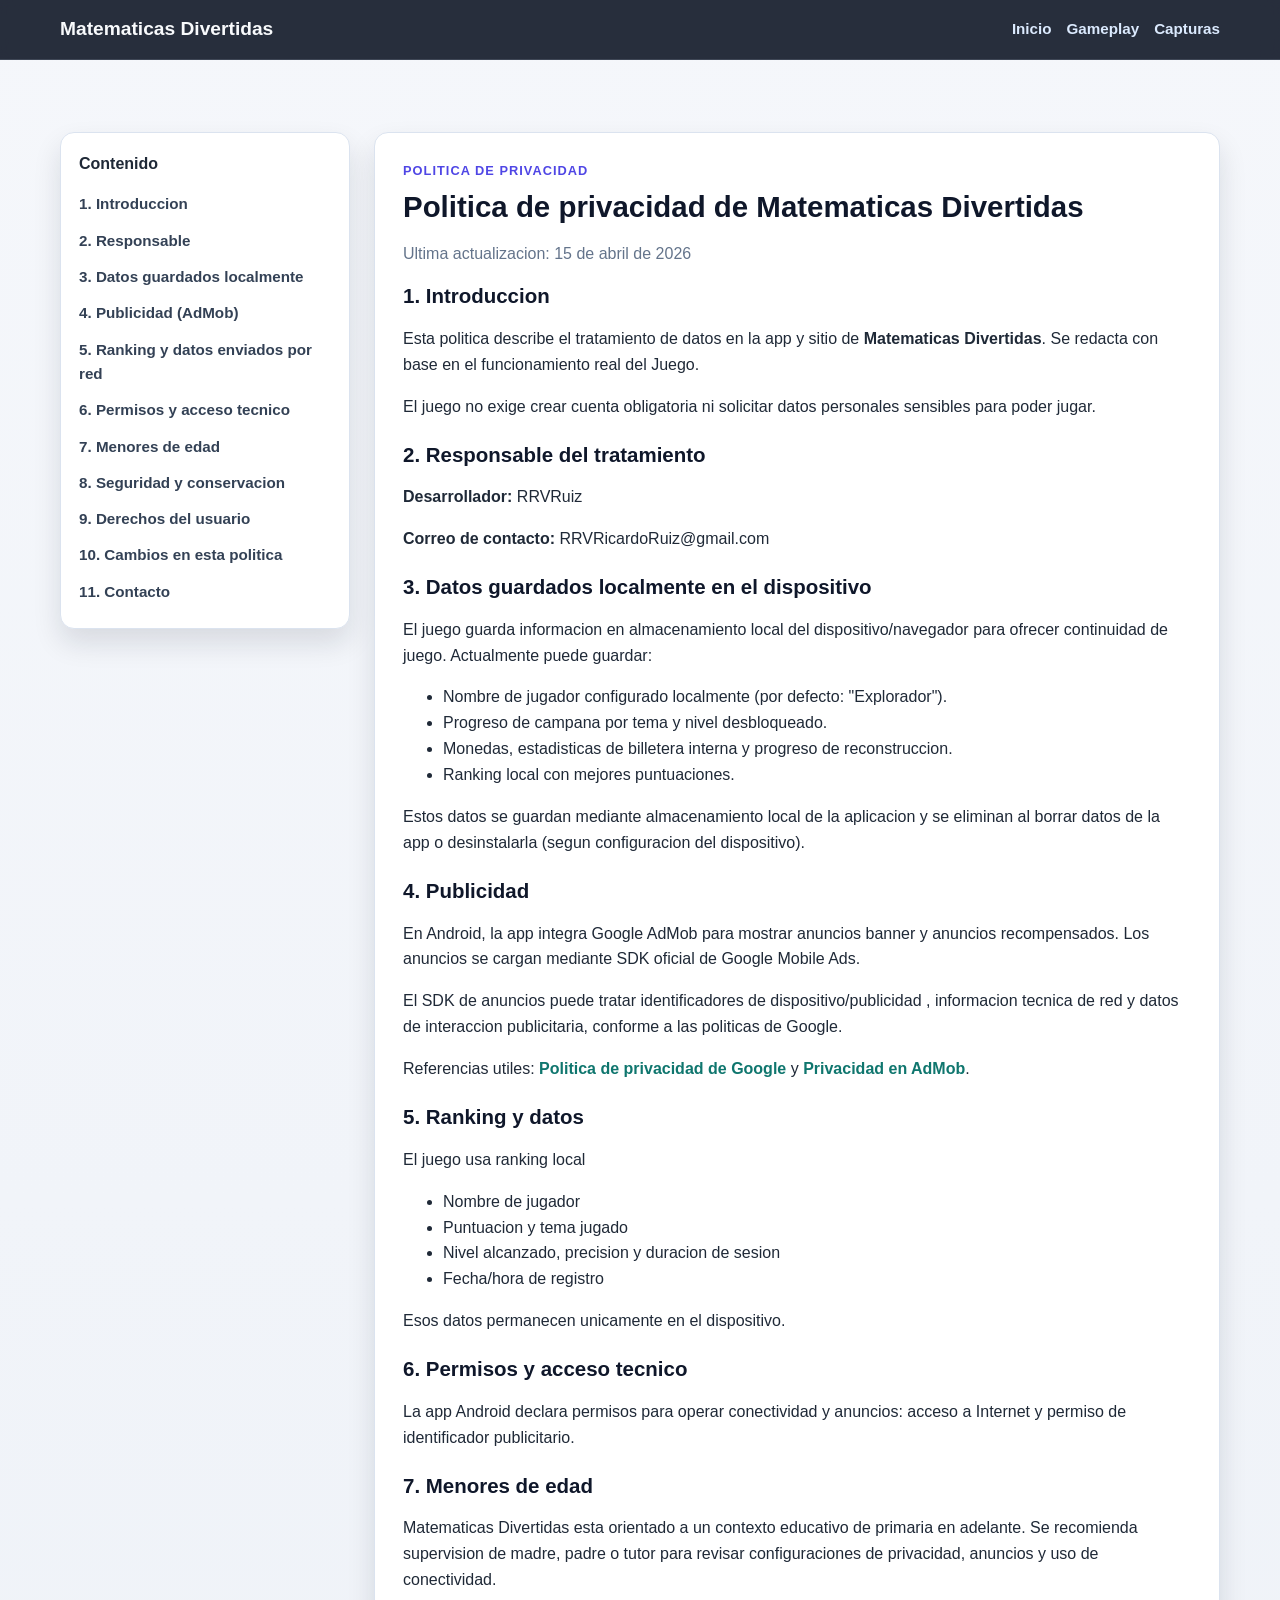
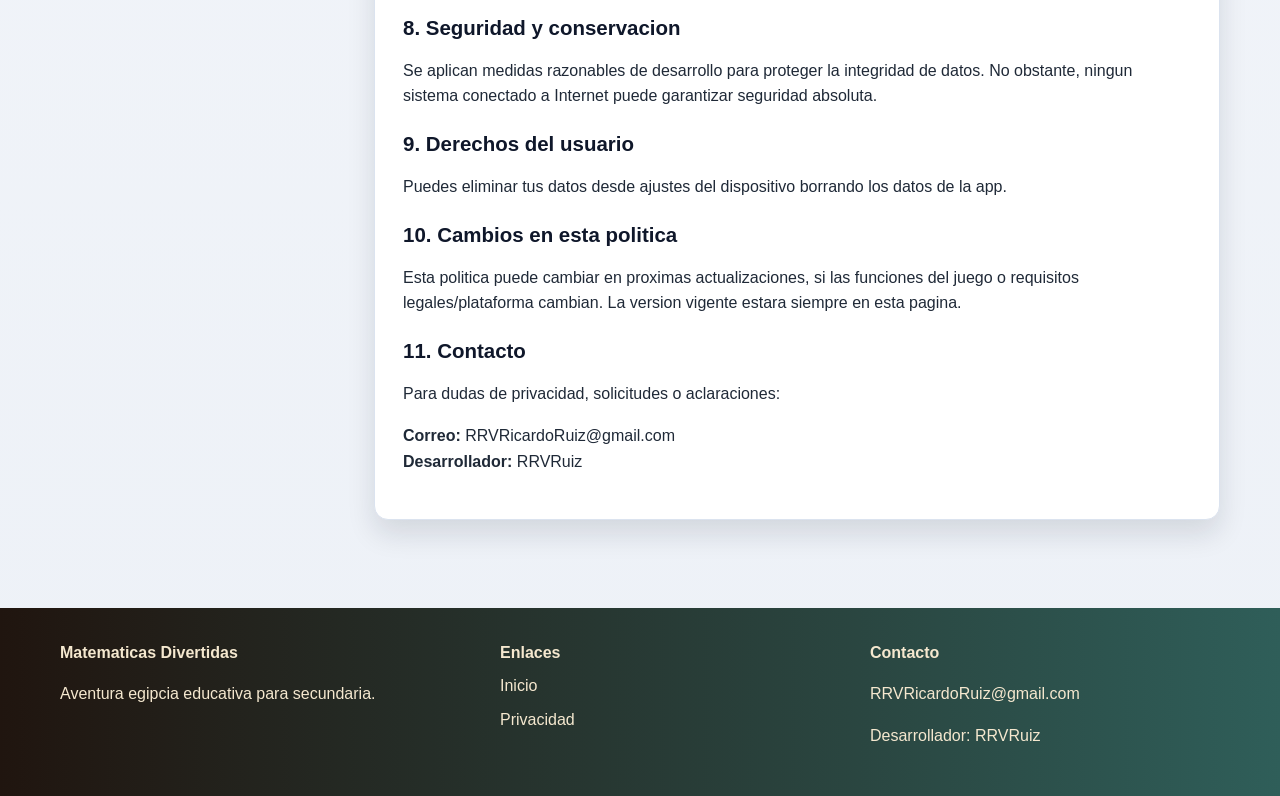
<file: apps/matematicas/privacidad.html>
﻿<!DOCTYPE html>
<html lang="es">
<head>
  <meta charset="UTF-8" />
  <meta name="viewport" content="width=device-width, initial-scale=1.0" />
  <title>Politica de privacidad | Matematicas Divertidas</title>
  <meta name="description" content="Politica de privacidad oficial de Matematicas Divertidas." />
  <link rel="stylesheet" href="../../styles.css" />
</head>
<body class="privacy-page">
  <header class="site-header">
    <div class="container nav">
      <a href="../../index.html" class="logo">Matematicas Divertidas</a>
      <nav>
        <a href="../../index.html">Inicio</a>
        <a href="index.html#gameplay">Gameplay</a>
        <a href="index.html#capturas">Capturas</a>
      </nav>
    </div>
  </header>

  <main class="section">
    <div class="container privacy-layout">
      <aside class="privacy-sidebar-neutral">
        <strong>Contenido</strong>
        <a href="#introduccion">1. Introduccion</a>
        <a href="#responsable">2. Responsable</a>
        <a href="#datos-locales">3. Datos guardados localmente</a>
        <a href="#ads">4. Publicidad (AdMob)</a>
        <a href="#ranking">5. Ranking y datos enviados por red</a>
        <a href="#permisos">6. Permisos y acceso tecnico</a>
        <a href="#menores">7. Menores de edad</a>
        <a href="#seguridad">8. Seguridad y conservacion</a>
        <a href="#derechos">9. Derechos del usuario</a>
        <a href="#cambios">10. Cambios en esta politica</a>
        <a href="#contacto">11. Contacto</a>
      </aside>

      <article class="privacy-card">
        <p class="privacy-kicker">Politica de privacidad</p>
        <h1>Politica de privacidad de Matematicas Divertidas</h1>
        <p class="updated">Ultima actualizacion: 15 de abril de 2026</p>

        <section id="introduccion">
          <h2>1. Introduccion</h2>
          <p>
            Esta politica describe el tratamiento de datos en la app y sitio de
            <strong>Matematicas Divertidas</strong>. Se redacta con base en el funcionamiento real
            del Juego.
          </p>
          <p>
            El juego no exige crear cuenta obligatoria ni solicitar datos personales sensibles
            para poder jugar.
          </p>
        </section>

        <section id="responsable">
          <h2>2. Responsable del tratamiento</h2>
          <p><strong>Desarrollador:</strong> RRVRuiz</p>
          <p><strong>Correo de contacto:</strong> RRVRicardoRuiz@gmail.com</p>
        </section>

        <section id="datos-locales">
          <h2>3. Datos guardados localmente en el dispositivo</h2>
          <p>
            El juego guarda informacion en almacenamiento local del dispositivo/navegador para
            ofrecer continuidad de juego. Actualmente puede guardar:
          </p>
          <ul>
            <li>Nombre de jugador configurado localmente (por defecto: "Explorador").</li>
            <li>Progreso de campana por tema y nivel desbloqueado.</li>
            <li>Monedas, estadisticas de billetera interna y progreso de reconstruccion.</li>
            <li>Ranking local con mejores puntuaciones.</li>
          </ul>
          <p>
            Estos datos se guardan mediante almacenamiento local de la aplicacion y se eliminan
            al borrar datos de la app o desinstalarla (segun configuracion del dispositivo).
          </p>
        </section>

        <section id="ads">
          <h2>4. Publicidad </h2>
          <p>
            En Android, la app integra Google AdMob para mostrar anuncios banner y anuncios
            recompensados. Los anuncios se cargan mediante SDK oficial de Google Mobile Ads.
          </p>
          <p>
            El SDK de anuncios puede tratar identificadores de dispositivo/publicidad
            , informacion tecnica de red y datos de interaccion publicitaria,
            conforme a las politicas de Google.
          </p>
          <p>
            Referencias utiles:
            <a href="https://policies.google.com/privacy" target="_blank" rel="noopener noreferrer">Politica de privacidad de Google</a>
            y
            <a href="https://support.google.com/admob/answer/6128543" target="_blank" rel="noopener noreferrer">Privacidad en AdMob</a>.
          </p>
        </section>

        <section id="ranking">
          <h2>5. Ranking y datos</h2>
          <p>
            El juego usa ranking local
          </p>
          <ul>
            <li>Nombre de jugador</li>
            <li>Puntuacion y tema jugado</li>
            <li>Nivel alcanzado, precision y duracion de sesion</li>
            <li>Fecha/hora de registro</li>
          </ul>
          <p>
            Esos datos permanecen unicamente en el dispositivo.
          </p>
        </section>

        <section id="permisos">
          <h2>6. Permisos y acceso tecnico</h2>
          <p>
            La app Android declara permisos para operar conectividad y anuncios:
            acceso a Internet y permiso de identificador publicitario.
          </p>
        </section>

        <section id="menores">
          <h2>7. Menores de edad</h2>
          <p>
            Matematicas Divertidas esta orientado a un contexto educativo de primaria en adelante.
            Se recomienda supervision de madre, padre o tutor para revisar configuraciones
            de privacidad, anuncios y uso de conectividad.
          </p>
        </section>

        <section id="seguridad">
          <h2>8. Seguridad y conservacion</h2>
          <p>
            Se aplican medidas razonables de desarrollo para proteger la integridad de datos.
            No obstante, ningun sistema conectado a Internet puede garantizar seguridad absoluta.
          </p>
        </section>

        <section id="derechos">
          <h2>9. Derechos del usuario</h2>
          <p>
            Puedes eliminar tus datos desde ajustes del dispositivo borrando los datos de la app.
          </p>
        </section>

        <section id="cambios">
          <h2>10. Cambios en esta politica</h2>
          <p>
            Esta politica puede cambiar en proximas actualizaciones, si las funciones del juego
            o requisitos legales/plataforma cambian. La version vigente estara siempre en esta pagina.
          </p>
        </section>

        <section id="contacto">
          <h2>11. Contacto</h2>
          <p>
            Para dudas de privacidad, solicitudes o aclaraciones:
          </p>
          <p>
            <strong>Correo:</strong> RRVRicardoRuiz@gmail.com<br />
            <strong>Desarrollador:</strong> RRVRuiz
          </p>
        </section>

        
      </article>
    </div>
  </main>

  <footer class="site-footer">
    <div class="container footer-grid">
      <div>
        <strong>Matematicas Divertidas</strong>
        <p>Aventura egipcia educativa para secundaria.</p>
      </div>
      <div>
        <strong>Enlaces</strong>
        <ul>
          <li><a href="../../index.html">Inicio</a></li>
          <li><a href="privacidad.html">Privacidad</a></li>
        </ul>
      </div>
      <div>
        <strong>Contacto</strong>
        <p>RRVRicardoRuiz@gmail.com</p>
        <p>Desarrollador: RRVRuiz</p>
      </div>
    </div>
  </footer>
</body>
</html>
</file>
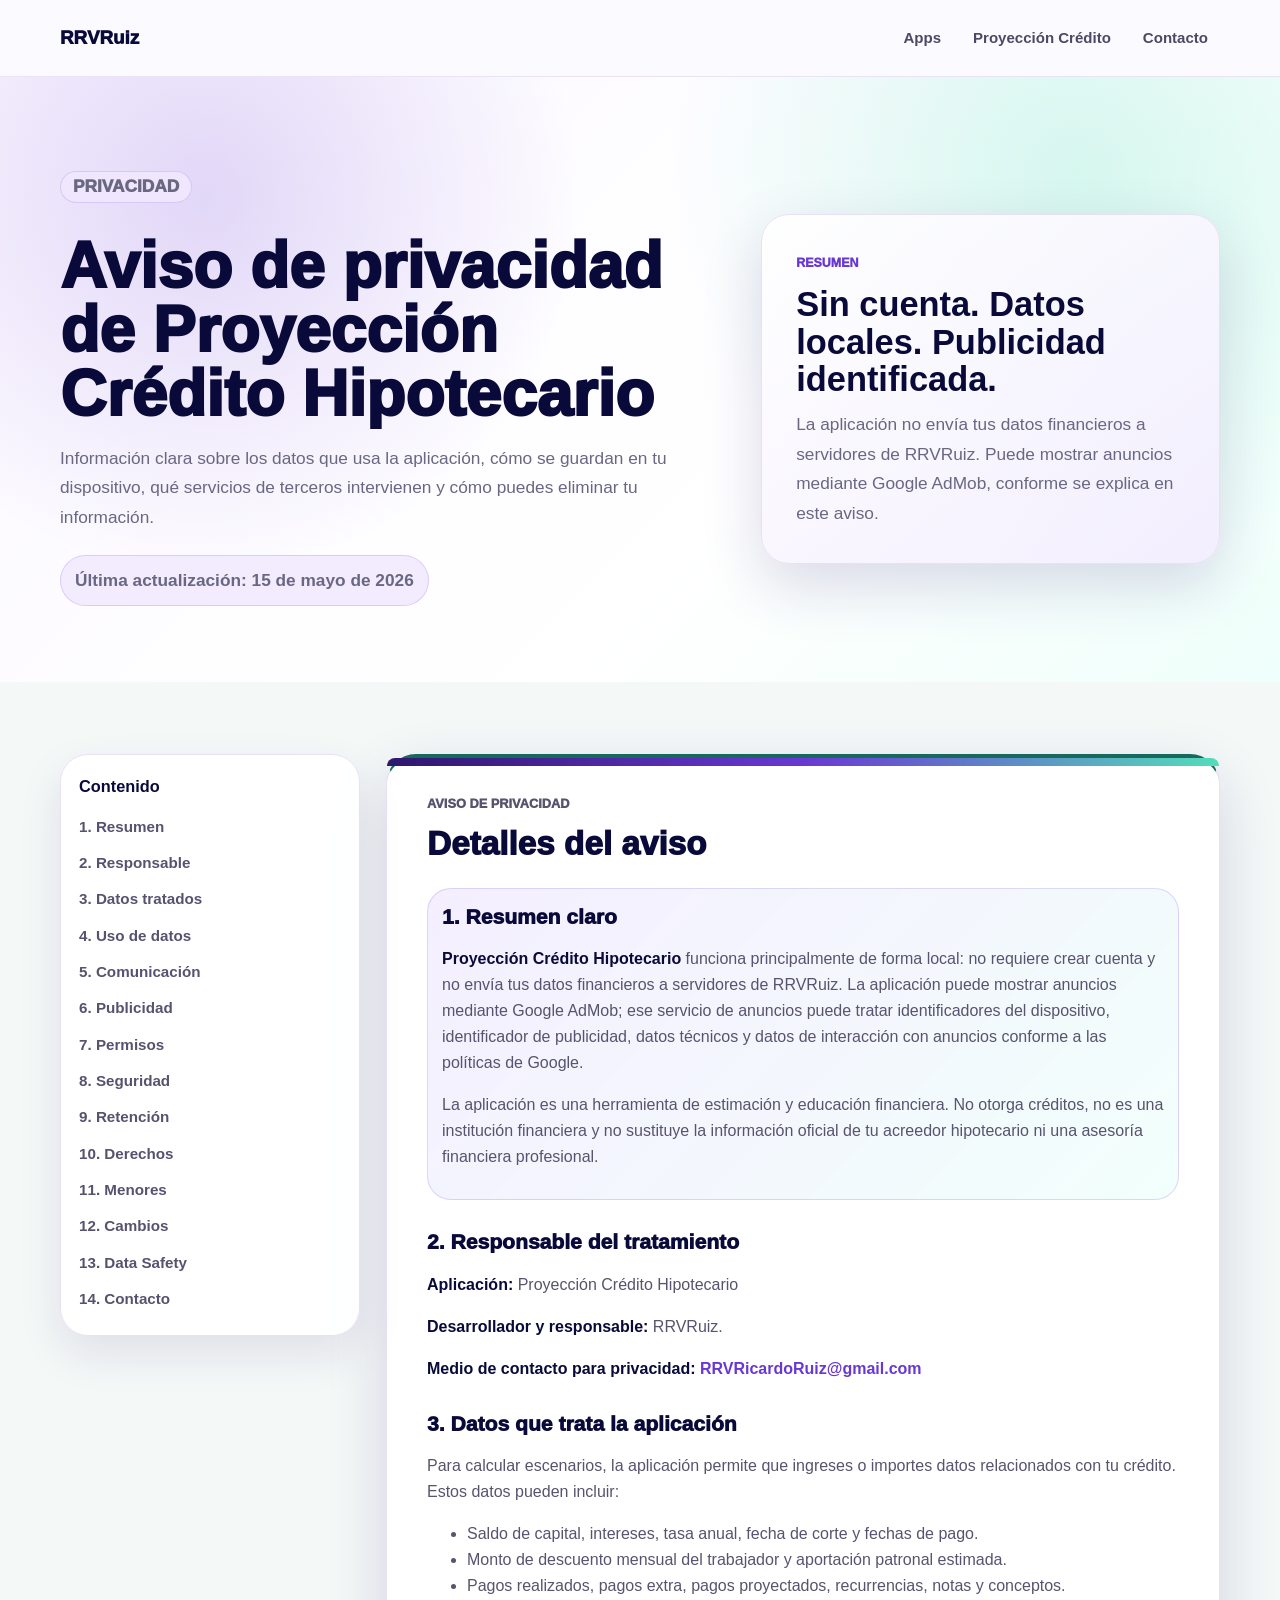
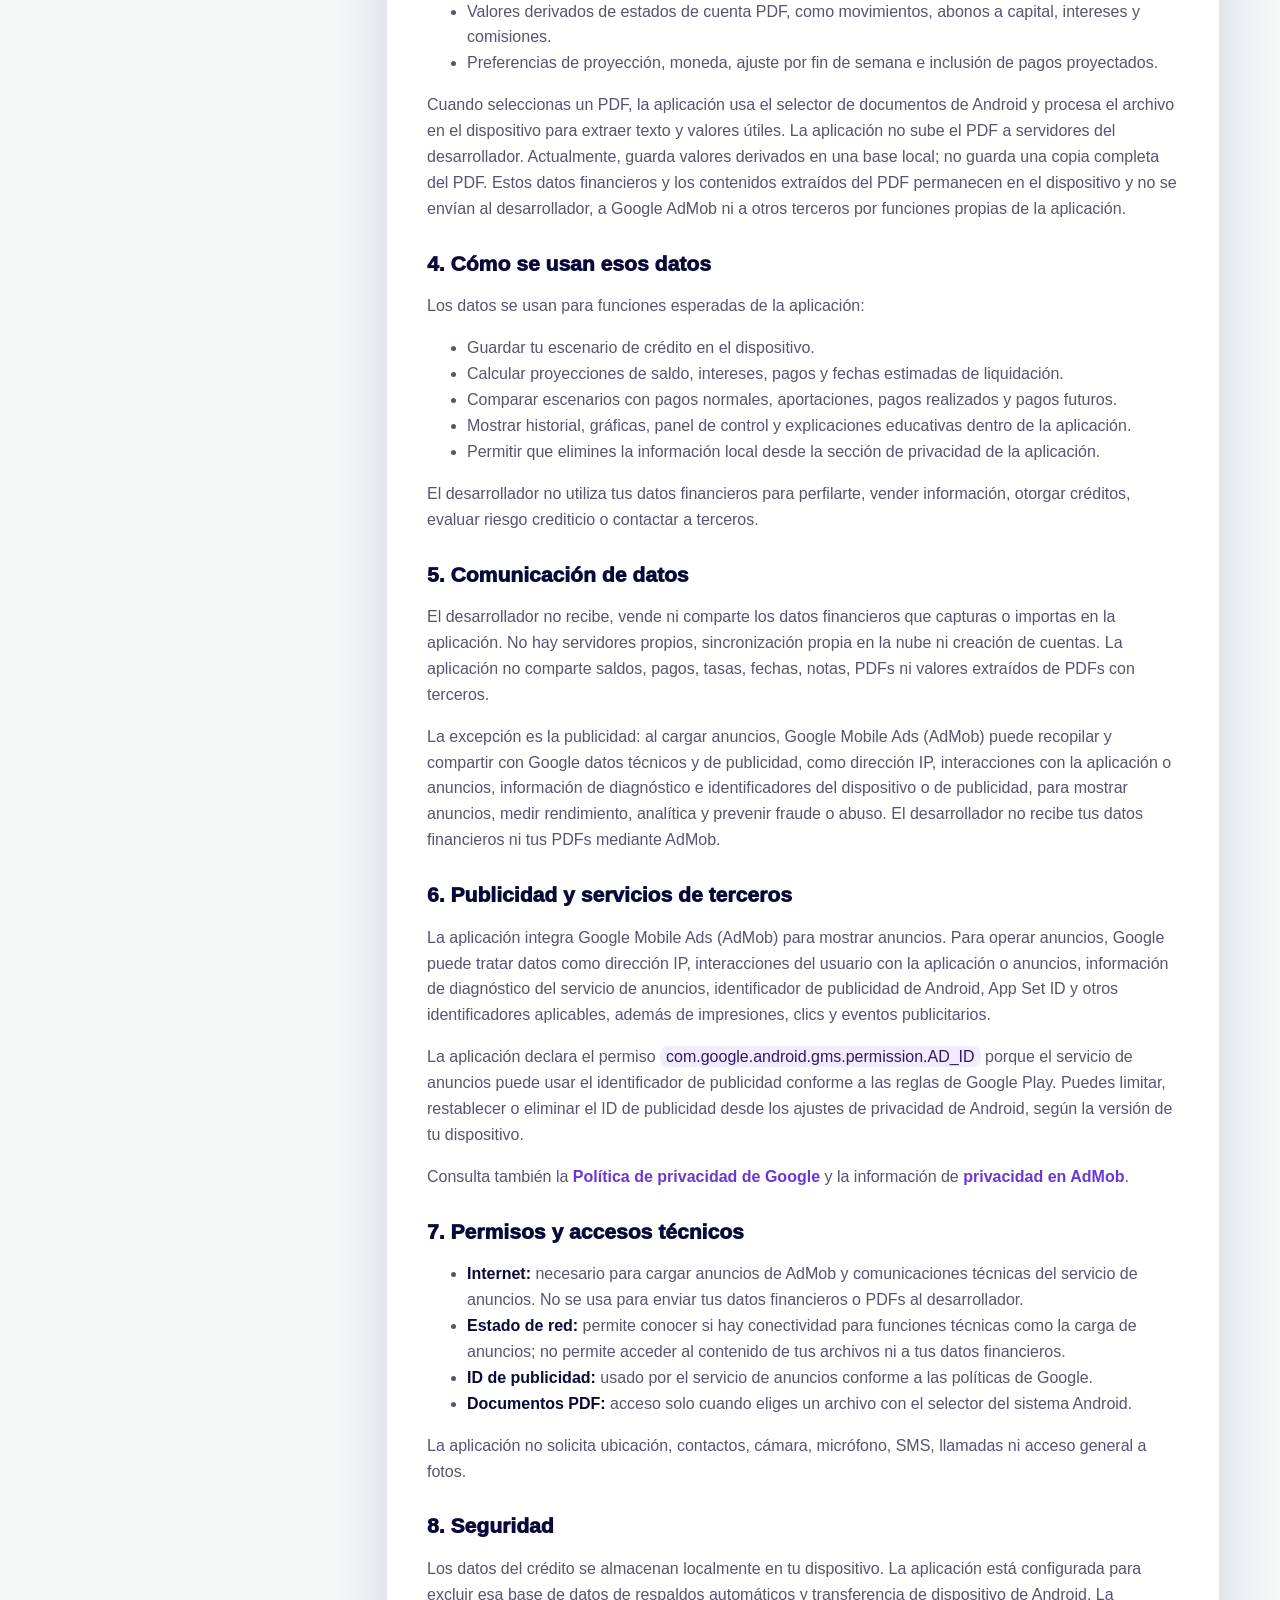
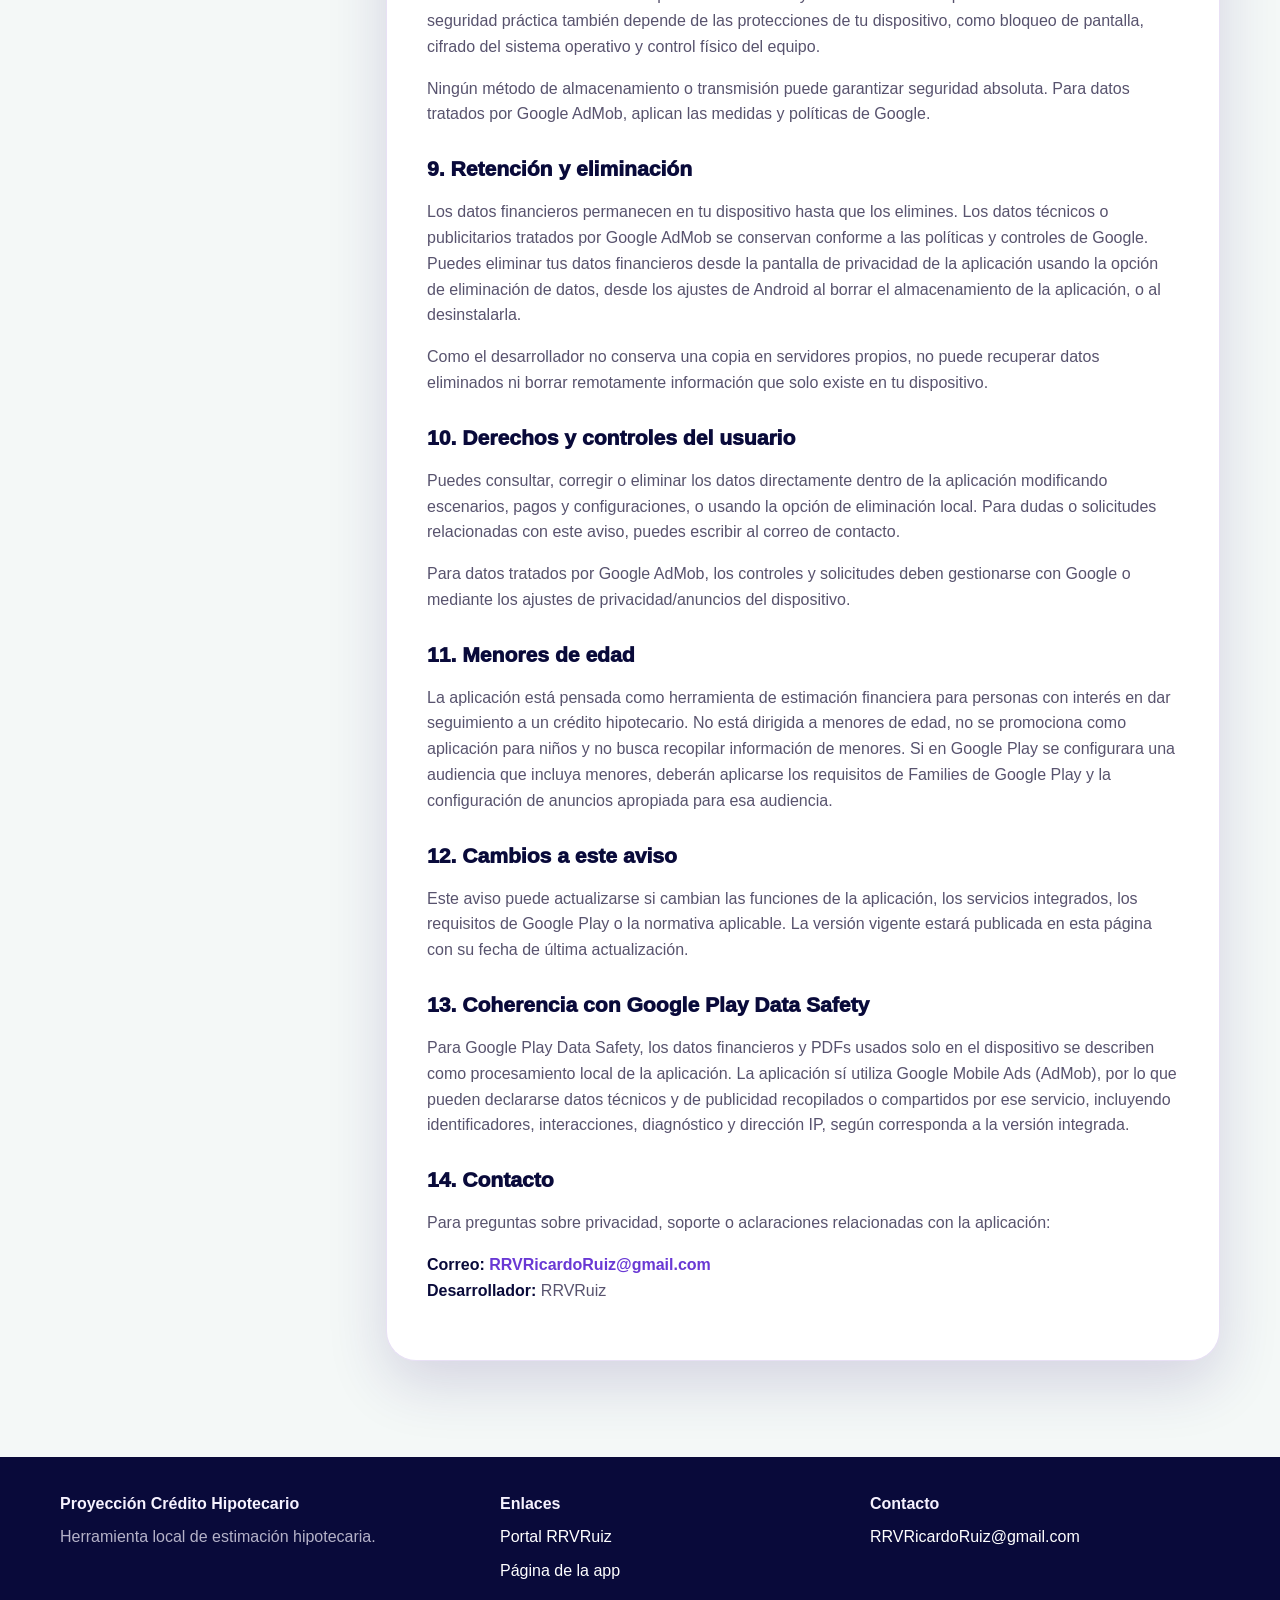
<file: apps/proyeccion-credito/privacidad.html>
<!DOCTYPE html>
<html lang="es">
<head>
  <meta charset="UTF-8" />
  <meta name="viewport" content="width=device-width, initial-scale=1.0" />
  <title>Aviso de privacidad | Proyección Crédito Hipotecario</title>
  <meta name="description" content="Aviso de privacidad de Proyección Crédito Hipotecario para Google Play." />
  <link rel="stylesheet" href="../../styles.css" />
</head>
<body class="privacy-page credit-privacy-page product-page">
  <header class="portfolio-header product-header">
    <div class="container portfolio-nav">
      <a href="../../index.html" class="portfolio-mark">RRVRuiz</a>
      <nav>
        <a href="../../index.html#apps">Apps</a>
        <a href="index.html">Proyección Crédito</a>
        <a href="mailto:RRVRicardoRuiz@gmail.com">Contacto</a>
      </nav>
    </div>
  </header>

  <main>
    <section class="privacy-hero">
      <div class="container privacy-hero-grid">
        <div>
          <p class="portfolio-eyebrow">Privacidad</p>
          <h1>Aviso de privacidad de Proyección Crédito Hipotecario</h1>
          <p>
            Información clara sobre los datos que usa la aplicación, cómo se guardan en tu dispositivo,
            qué servicios de terceros intervienen y cómo puedes eliminar tu información.
          </p>
          <p class="updated privacy-date">Última actualización: 15 de mayo de 2026</p>
        </div>
        <div class="privacy-summary-panel">
          <span>Resumen</span>
          <strong>Sin cuenta. Datos locales. Publicidad identificada.</strong>
          <p>
            La aplicación no envía tus datos financieros a servidores de RRVRuiz. Puede mostrar anuncios
            mediante Google AdMob, conforme se explica en este aviso.
          </p>
        </div>
      </div>
    </section>

    <section class="privacy-content-section">
    <div class="container privacy-layout">
      <aside class="privacy-sidebar-neutral">
        <strong>Contenido</strong>
        <a href="#resumen">1. Resumen</a>
        <a href="#responsable">2. Responsable</a>
        <a href="#datos">3. Datos tratados</a>
        <a href="#uso">4. Uso de datos</a>
        <a href="#comunicacion">5. Comunicación</a>
        <a href="#admob">6. Publicidad</a>
        <a href="#permisos">7. Permisos</a>
        <a href="#seguridad">8. Seguridad</a>
        <a href="#retencion">9. Retención</a>
        <a href="#derechos">10. Derechos</a>
        <a href="#menores">11. Menores</a>
        <a href="#cambios">12. Cambios</a>
        <a href="#data-safety">13. Data Safety</a>
        <a href="#contacto">14. Contacto</a>
      </aside>

      <article class="privacy-card">
        <p class="privacy-kicker">Aviso de privacidad</p>
        <h2 class="privacy-document-title">Detalles del aviso</h2>

        <section id="resumen" class="notice-box neutral">
          <h2>1. Resumen claro</h2>
          <p>
            <strong>Proyección Crédito Hipotecario</strong> funciona principalmente de forma local:
            no requiere crear cuenta y no envía tus datos financieros a servidores de RRVRuiz.
            La aplicación puede mostrar anuncios mediante Google AdMob; ese servicio de anuncios puede
            tratar identificadores del dispositivo, identificador de publicidad, datos técnicos y datos de
            interacción con anuncios conforme a las políticas de Google.
          </p>
          <p>
            La aplicación es una herramienta de estimación y educación financiera. No otorga créditos,
            no es una institución financiera y no sustituye la información oficial de tu acreedor hipotecario
            ni una asesoría financiera profesional.
          </p>
        </section>

        <section id="responsable">
          <h2>2. Responsable del tratamiento</h2>
          <p><strong>Aplicación:</strong> Proyección Crédito Hipotecario</p>
          <p><strong>Desarrollador y responsable:</strong> RRVRuiz.</p>
          <p><strong>Medio de contacto para privacidad:</strong> <a href="mailto:RRVRicardoRuiz@gmail.com">RRVRicardoRuiz@gmail.com</a></p>
        </section>

        <section id="datos">
          <h2>3. Datos que trata la aplicación</h2>
          <p>
            Para calcular escenarios, la aplicación permite que ingreses o importes datos relacionados con tu crédito.
            Estos datos pueden incluir:
          </p>
          <ul>
            <li>Saldo de capital, intereses, tasa anual, fecha de corte y fechas de pago.</li>
            <li>Monto de descuento mensual del trabajador y aportación patronal estimada.</li>
            <li>Pagos realizados, pagos extra, pagos proyectados, recurrencias, notas y conceptos.</li>
            <li>Valores derivados de estados de cuenta PDF, como movimientos, abonos a capital, intereses y comisiones.</li>
            <li>Preferencias de proyección, moneda, ajuste por fin de semana e inclusión de pagos proyectados.</li>
          </ul>
          <p>
            Cuando seleccionas un PDF, la aplicación usa el selector de documentos de Android y procesa el archivo
            en el dispositivo para extraer texto y valores útiles. La aplicación no sube el PDF a servidores del
            desarrollador. Actualmente, guarda valores derivados en una base local; no guarda una copia completa
            del PDF. Estos datos financieros y los contenidos extraídos del PDF permanecen en el dispositivo y no
            se envían al desarrollador, a Google AdMob ni a otros terceros por funciones propias de la aplicación.
          </p>
        </section>

        <section id="uso">
          <h2>4. Cómo se usan esos datos</h2>
          <p>Los datos se usan para funciones esperadas de la aplicación:</p>
          <ul>
            <li>Guardar tu escenario de crédito en el dispositivo.</li>
            <li>Calcular proyecciones de saldo, intereses, pagos y fechas estimadas de liquidación.</li>
            <li>Comparar escenarios con pagos normales, aportaciones, pagos realizados y pagos futuros.</li>
            <li>Mostrar historial, gráficas, panel de control y explicaciones educativas dentro de la aplicación.</li>
            <li>Permitir que elimines la información local desde la sección de privacidad de la aplicación.</li>
          </ul>
          <p>
            El desarrollador no utiliza tus datos financieros para perfilarte, vender información, otorgar
            créditos, evaluar riesgo crediticio o contactar a terceros.
          </p>
        </section>

        <section id="comunicacion">
          <h2>5. Comunicación de datos</h2>
          <p>
            El desarrollador no recibe, vende ni comparte los datos financieros que capturas o importas en la
            aplicación. No hay servidores propios, sincronización propia en la nube ni creación de cuentas.
            La aplicación no comparte saldos, pagos, tasas, fechas, notas, PDFs ni valores extraídos de PDFs
            con terceros.
          </p>
          <p>
            La excepción es la publicidad: al cargar anuncios, Google Mobile Ads (AdMob) puede recopilar y
            compartir con Google datos técnicos y de publicidad, como dirección IP, interacciones con la
            aplicación o anuncios, información de diagnóstico e identificadores del dispositivo o de publicidad,
            para mostrar anuncios, medir rendimiento, analítica y prevenir fraude o abuso. El desarrollador no
            recibe tus datos financieros ni tus PDFs mediante AdMob.
          </p>
        </section>

        <section id="admob">
          <h2>6. Publicidad y servicios de terceros</h2>
          <p>
            La aplicación integra Google Mobile Ads (AdMob) para mostrar anuncios. Para operar anuncios,
            Google puede tratar datos como dirección IP, interacciones del usuario con la aplicación o anuncios,
            información de diagnóstico del servicio de anuncios, identificador de publicidad de Android,
            App Set ID y otros identificadores aplicables, además de impresiones, clics y eventos publicitarios.
          </p>
          <p>
            La aplicación declara el permiso <code>com.google.android.gms.permission.AD_ID</code> porque el servicio
            de anuncios puede usar el identificador de publicidad conforme a las reglas de Google Play. Puedes
            limitar, restablecer o eliminar el ID de publicidad desde los ajustes de privacidad de Android,
            según la versión de tu dispositivo.
          </p>
          <p>
            Consulta también la
            <a href="https://policies.google.com/privacy" target="_blank" rel="noopener noreferrer">Política de privacidad de Google</a>
            y la información de
            <a href="https://support.google.com/admob/answer/6128543" target="_blank" rel="noopener noreferrer">privacidad en AdMob</a>.
          </p>
        </section>

        <section id="permisos">
          <h2>7. Permisos y accesos técnicos</h2>
          <ul>
            <li><strong>Internet:</strong> necesario para cargar anuncios de AdMob y comunicaciones técnicas del servicio de anuncios. No se usa para enviar tus datos financieros o PDFs al desarrollador.</li>
            <li><strong>Estado de red:</strong> permite conocer si hay conectividad para funciones técnicas como la carga de anuncios; no permite acceder al contenido de tus archivos ni a tus datos financieros.</li>
            <li><strong>ID de publicidad:</strong> usado por el servicio de anuncios conforme a las políticas de Google.</li>
            <li><strong>Documentos PDF:</strong> acceso solo cuando eliges un archivo con el selector del sistema Android.</li>
          </ul>
          <p>
            La aplicación no solicita ubicación, contactos, cámara, micrófono, SMS, llamadas ni acceso general a fotos.
          </p>
        </section>

        <section id="seguridad">
          <h2>8. Seguridad</h2>
          <p>
            Los datos del crédito se almacenan localmente en tu dispositivo. La aplicación está configurada para
            excluir esa base de datos de respaldos automáticos y transferencia de dispositivo de Android. La
            seguridad práctica también depende de las protecciones de tu dispositivo, como bloqueo de pantalla,
            cifrado del sistema operativo y control físico del equipo.
          </p>
          <p>
            Ningún método de almacenamiento o transmisión puede garantizar seguridad absoluta. Para datos
            tratados por Google AdMob, aplican las medidas y políticas de Google.
          </p>
        </section>

        <section id="retencion">
          <h2>9. Retención y eliminación</h2>
          <p>
            Los datos financieros permanecen en tu dispositivo hasta que los elimines. Los datos técnicos o
            publicitarios tratados por Google AdMob se conservan conforme a las políticas y controles de Google.
            Puedes eliminar tus datos financieros desde la pantalla de privacidad de la aplicación usando la opción
            de eliminación de datos, desde los ajustes de Android al borrar el almacenamiento de la aplicación,
            o al desinstalarla.
          </p>
          <p>
            Como el desarrollador no conserva una copia en servidores propios, no puede recuperar datos eliminados
            ni borrar remotamente información que solo existe en tu dispositivo.
          </p>
        </section>

        <section id="derechos">
          <h2>10. Derechos y controles del usuario</h2>
          <p>
            Puedes consultar, corregir o eliminar los datos directamente dentro de la aplicación modificando
            escenarios, pagos y configuraciones, o usando la opción de eliminación local. Para dudas o solicitudes
            relacionadas con este aviso, puedes escribir al correo de contacto.
          </p>
          <p>
            Para datos tratados por Google AdMob, los controles y solicitudes deben gestionarse con Google o
            mediante los ajustes de privacidad/anuncios del dispositivo.
          </p>
        </section>

        <section id="menores">
          <h2>11. Menores de edad</h2>
          <p>
            La aplicación está pensada como herramienta de estimación financiera para personas con interés en dar
            seguimiento a un crédito hipotecario. No está dirigida a menores de edad, no se promociona como
            aplicación para niños y no busca recopilar información de menores. Si en Google Play se configurara
            una audiencia que incluya menores, deberán aplicarse los requisitos de Families de Google Play y la
            configuración de anuncios apropiada para esa audiencia.
          </p>
        </section>

        <section id="cambios">
          <h2>12. Cambios a este aviso</h2>
          <p>
            Este aviso puede actualizarse si cambian las funciones de la aplicación, los servicios integrados,
            los requisitos de Google Play o la normativa aplicable. La versión vigente estará publicada en esta
            página con su fecha de última actualización.
          </p>
        </section>

        <section id="data-safety">
          <h2>13. Coherencia con Google Play Data Safety</h2>
          <p>
            Para Google Play Data Safety, los datos financieros y PDFs usados solo en el dispositivo se describen
            como procesamiento local de la aplicación. La aplicación sí utiliza Google Mobile Ads (AdMob), por lo
            que pueden declararse datos técnicos y de publicidad recopilados o compartidos por ese servicio,
            incluyendo identificadores, interacciones, diagnóstico y dirección IP, según corresponda a la versión
            integrada.
          </p>
        </section>

        <section id="contacto">
          <h2>14. Contacto</h2>
          <p>
            Para preguntas sobre privacidad, soporte o aclaraciones relacionadas con la aplicación:
          </p>
          <p>
            <strong>Correo:</strong> <a href="mailto:RRVRicardoRuiz@gmail.com">RRVRicardoRuiz@gmail.com</a><br />
            <strong>Desarrollador:</strong> RRVRuiz
          </p>
        </section>
      </article>
    </div>
    </section>
  </main>

  <footer class="portfolio-footer">
    <div class="container portfolio-footer-grid">
      <div>
        <strong>Proyección Crédito Hipotecario</strong>
        <p>Herramienta local de estimación hipotecaria.</p>
      </div>
      <div>
        <strong>Enlaces</strong>
        <p><a href="../../index.html">Portal RRVRuiz</a></p>
        <p><a href="index.html">Página de la app</a></p>
      </div>
      <div>
        <strong>Contacto</strong>
        <p><a href="mailto:RRVRicardoRuiz@gmail.com">RRVRicardoRuiz@gmail.com</a></p>
      </div>
    </div>
  </footer>
</body>
</html>
</file>
<file: styles.css>
﻿@font-face {
  font-family: "AncientAd";
  src: url("assets/game-ui/fonts/AncientAd.ttf") format("truetype");
  font-display: swap;
}

@font-face {
  font-family: "AncientHellenic";
  src: url("assets/game-ui/fonts/AncientHellenic.ttf") format("truetype");
  font-display: swap;
}

:root {
  --ink: #21150f;
  --ink-soft: #564337;
  --paper: #f7f1e8;
  --paper-2: #eee6da;
  --line: rgba(70, 50, 30, 0.2);
  --shadow-soft: 0 14px 28px rgba(15, 23, 42, 0.12);
  /* Global controls for all background-image panels (menu-panel + stone-panel). */
  --asset-panelstone-compress-x: 1.2;
  --asset-panelstone-compress-y: 1.5;
  --asset-panelstone-inset-top: 20%;
  --asset-panelstone-inset-right: 10%;
  --asset-panelstone-inset-bottom: 12%;
  --asset-panelstone-inset-left: 10%;
  --asset-panel-compress-x: 1;
  --asset-panel-compress-y: 1;
  --asset-panel-inset-top: 20%;
  --asset-panel-inset-right: 20%;
  --asset-panel-inset-bottom: 12%;
  --asset-panel-inset-left: 20%;
}

* {
  box-sizing: border-box;
}

html {
  scroll-behavior: smooth;
}

body {
  margin: 0;
  color: var(--ink);
  font-family: "Trebuchet MS", "Segoe UI", sans-serif;
  line-height: 1.6;
}

a {
  color: inherit;
  text-decoration: none;
}

img {
  display: block;
  width: 100%;
  height: auto;
}

.container {
  width: min(1160px, calc(100% - 32px));
  margin: 0 auto;
}

.narrow {
  width: min(860px, 100%);
}

.site-header {
  position: sticky;
  top: 0;
  z-index: 30;
  backdrop-filter: blur(8px);
  background: rgba(26, 17, 12, 0.86);
  border-bottom: 1px solid rgba(248, 230, 186, 0.35);
}

.nav {
  display: flex;
  justify-content: space-between;
  align-items: center;
  gap: 14px;
  padding: 14px 0;
}

.logo {
  font-family: "AncientHellenic", Georgia, serif;
  font-size: 1.58rem;
  letter-spacing: 0.03em;
  color: #ffdfa3;
}

nav {
  display: flex;
  gap: 15px;
  flex-wrap: wrap;
}

nav a {
  color: #ffe9c4;
  font-weight: 700;
  font-size: 0.95rem;
}

nav a:hover {
  color: #fff;
}

.home-page {
  min-height: 100vh;
  position: relative;
  background: linear-gradient(180deg, #f8ecd8, #f1dbbd);
}

.home-page::before,
.home-page::after {
  content: "";
  position: fixed;
  inset: 0;
  pointer-events: none;
}

/* Back to front order requested: cielo -> lejano -> medio -> frontal */
.home-page::before {
  background: url("assets/game-ui/fondos/bg-cielo.png") center top / cover no-repeat;
  z-index: -5;
}

.home-page::after {
  background:
    url("assets/game-ui/fondos/bg-frontal.png") center bottom / cover no-repeat,
    url("assets/game-ui/fondos/bg-medio.png") center bottom / cover no-repeat,
    url("assets/game-ui/fondos/bg-lejano.png") center bottom / cover no-repeat;
  z-index: -4;
}

.home-page > * {
  position: relative;
  z-index: 1;
}

.hero {
  padding: 84px 0 62px;
  display: flex;
  justify-content: center;
}

.hero-grid {
  
  align-items: center;
}

.panel {
  position: relative;
  border: 0;
  border-radius: 0;
  box-shadow: none;
  overflow: hidden;
}

.menu-panel {
  aspect-ratio: 1536 / 1024;
  min-height: 660px;
  max-height: 760px;
  background: url("assets/game-ui/ui/panel-menu.png") center / 100% 100% no-repeat;
}

.hero-copy {
  width: min(1410px, calc(100% - 32px));
  min-height: 0;
  margin: 0 auto;
}

.hero-copy > .panel-inner {
  display: flex;
  flex-direction: column;
  align-items: center;
  text-align: center;
}

.hero-copy p {
  max-width: 980px;
}

.hero-copy .hero-actions {
  justify-content: center;
}

.stone-panel {
  aspect-ratio: 1229 / 742;
  min-height: 520px;
  background: url("assets/game-ui/ui/panel-piedra.png") center / 100% 100% no-repeat;
}

.showcase-portrait-panel {
  aspect-ratio: 918 / 1461;
  min-height: 0;
  background: url("assets/game-ui/ui/panel_base_piedra_portrait.png") center / 100% 100% no-repeat;
}

.showcase-portrait-panel > .panel-inner {
  position: absolute;
  inset: 10% 12% 11% 12%;
  width: auto;
  margin: 0;
  padding: 0;
  overflow: auto;
}

.panel-inner {
  width: min(100%, 800px);
  margin: 0 auto;
  padding-block: clamp(30px, 4vw, 54px);
  min-width: 0;
}

.panel-inner > * {
  max-width: 100%;
  overflow-wrap: anywhere;
}

/* Auto-fit content area in all panels with game image backgrounds. */
.menu-panel > .panel-inner{
  position: absolute;
  inset:
    calc(var(--asset-panel-inset-top) * var(--asset-panel-compress-y))
    calc(var(--asset-panel-inset-right) * var(--asset-panel-compress-x))
    calc(var(--asset-panel-inset-bottom) * var(--asset-panel-compress-y))
    calc(var(--asset-panel-inset-left) * var(--asset-panel-compress-x));
  width: auto;
  margin: 0;
  padding: 0;
  overflow: auto;
}

.stone-panel > .panel-inner {
  position: absolute;
  inset:
    calc(var(--asset-panelstone-inset-top) * var(--asset-panelstone-compress-y))
    calc(var(--asset-panelstone-inset-right) * var(--asset-panelstone-compress-x))
    calc(var(--asset-panelstone-inset-bottom) * var(--asset-panelstone-compress-y))
    calc(var(--asset-panelstone-inset-left) * var(--asset-panelstone-compress-x));
  width: auto;
  margin: 0;
  padding: 0;
  overflow: auto;
}

.eyebrow {
  display: inline-flex;
  align-items: center;
  gap: 8px;
  font-size: 0.82rem;
  text-transform: uppercase;
  letter-spacing: 0.06em;
  background: rgba(95, 71, 40, 0.12);
  border: 1px solid rgba(95, 71, 40, 0.34);
  border-radius: 999px;
  padding: 6px 10px;
  font-weight: 800;
}

.eyebrow::after {
  content: "";
  width: 16px;
  height: 16px;
  background: url("assets/game-ui/ui/icono-moneda.png") center / contain no-repeat;
}

h1,
h2 {
  margin-top: 0;
  font-family: "AncientHellenic", Georgia, serif;
  letter-spacing: 0.01em;
  line-height: 1.1;
}

h1 {
  margin-bottom: 14px;
  font-size: clamp(2rem, 3.8vw, 3.2rem);
}

h2 {
  margin-bottom: 14px;
  font-size: clamp(1.7rem, 2.9vw, 2.45rem);
}

h3 {
  margin: 0 0 8px;
  font-family: "Trebuchet MS", "Segoe UI", sans-serif;
  font-size: 1.12rem;
  line-height: 1.3;
  letter-spacing: 0;
}

.hero-copy p,
.story-panel p,
.card p,
.media-card figcaption,
.small-note,
.section-intro {
  color: var(--ink-soft);
  font-size: 1.05rem;
}

.hero-actions {
  display: flex;
  gap: 12px;
  flex-wrap: wrap;
  margin: 18px 0 8px;
}

.button {
  min-height: 48px;
  min-width: 194px;
  padding: 0 20px;
  border-radius: 10px;
  display: inline-flex;
  align-items: center;
  justify-content: center;
  font-family: "AncientHellenic", Georgia, serif;
  letter-spacing: 0.03em;
  border: 0;
  color: #2a1a11;
  text-shadow: 0 1px 0 rgba(255, 255, 255, 0.35);
  transition: transform 0.2s ease;
}

.button:hover {
  transform: translateY(-2px);
}

.button.primary {
  background: url("assets/game-ui/ui/boton-oro.png") center / 100% 100% no-repeat;
}

.button.primary:hover {
  background-image: url("assets/game-ui/ui/boton-oro-hover.png");
}

.button.secondary {
  color: #0d2623;
  background: url("assets/game-ui/ui/boton-turquesa.png") center / 100% 100% no-repeat;
}

.button.secondary:hover {
  background-image: url("assets/game-ui/ui/boton-turquesa-hover.png");
}

.section {
  padding: 72px 0;
}

.section.alt {
  background: linear-gradient(180deg, rgba(255, 249, 238, 0.78), rgba(244, 232, 210, 0.82));
}

.cards,
.media-grid {
  display: grid;
  gap: 40px;
}

.cards.three {
  grid-template-columns: repeat(3, minmax(0, 1fr));
  gap: 40px;
}

.gameplay-grid {
  width: fit-content;
  max-width: 100%;
  margin: 0 auto;
  grid-template-columns: repeat(3, max-content);
  justify-content: center;
  gap: clamp(28px, 3vw, 48px);
}

#gameplay .container {
  width: min(1640px, calc(100% - 32px));
}

#capturas .container {
  width: min(1640px, calc(100% - 32px));
}

#gameplay h2,
#aprendizaje h2,
#capturas h2,
#capturas .section-intro {
  text-align: center;
}

.gameplay-grid .stone-panel {
  width: min(496px, calc(100vw - 32px));
  min-height: 0;
}

.menu-grid,
.showcase-grid {
  width: fit-content;
  max-width: 100%;
  margin: 0 auto;
  justify-content: center;
  gap: clamp(28px, 3vw, 48px);
}

.menu-grid {
  grid-template-columns: repeat(3, max-content);
}

.menu-grid .menu-panel {
  width: min(380px, calc(100vw - 32px));
  min-height: 0;
}

.showcase-grid {
  grid-template-columns: repeat(3, max-content);
}

.showcase-grid .showcase-portrait-panel {
  width: min(312px, calc(100vw - 32px));
  min-height: 0;
}

.showcase-grid .media-card .panel-inner,
.showcase-grid .media-card figcaption {
  text-align: center;
}

.showcase-grid .media-card img {
  border-radius: 18px;
  overflow: hidden;
}

.card.menu-panel,
.card.stone-panel {
  min-height: 300px;
}

.card .panel-inner {
  width: auto;
  padding-block: 10;
}

.media-grid {
  grid-template-columns: repeat(3, minmax(0, 1fr));
}

.media-card.stone-panel {
  min-height: 330px;
}

.media-card .panel-inner {
  width: auto;
  padding-block: 0;
}

.site-footer {
  color: #f5e8cf;
  background: linear-gradient(90deg, #20150f, #2f5e59);
  padding: 32px 0;
  margin-top: 16px;
}

.footer-grid {
  display: grid;
  grid-template-columns: 1.2fr 1fr 1fr;
  gap: 20px;
}

.site-footer ul {
  list-style: none;
  margin: 8px 0 0;
  padding: 0;
}

.site-footer li + li {
  margin-top: 8px;
}

.site-footer a:hover {
  text-decoration: underline;
}

/* Privacy page: neutral, legible, no game assets */
.privacy-page {
  background: linear-gradient(180deg, #f5f7fb, #edf1f7);
  color: #1f2937;
}

.privacy-page .site-header {
  background: rgba(17, 24, 39, 0.9);
  border-bottom: 1px solid rgba(148, 163, 184, 0.22);
}

.privacy-page .logo {
  font-family: "Segoe UI", Tahoma, Arial, sans-serif;
  font-size: 1.2rem;
  font-weight: 800;
  letter-spacing: 0;
  color: #f8fafc;
}

.privacy-page nav a {
  color: #dbeafe;
}

.privacy-page main,
.privacy-page footer {
  position: relative;
  z-index: 1;
}

.privacy-layout {
  display: grid;
  grid-template-columns: 290px 1fr;
  gap: 24px;
  align-items: start;
}

.privacy-sidebar-neutral {
  position: sticky;
  top: 92px;
  background: #ffffff;
  border: 1px solid #dbe3ef;
  border-radius: 14px;
  padding: 18px;
  box-shadow: var(--shadow-soft);
}

.privacy-sidebar-neutral strong {
  display: block;
  margin-bottom: 10px;
}

.privacy-sidebar-neutral a {
  display: block;
  color: #334155;
  font-weight: 600;
  font-size: 0.95rem;
  padding: 6px 0;
}

.privacy-card {
  background: #ffffff;
  border: 1px solid #dbe3ef;
  border-radius: 14px;
  padding: 28px;
  box-shadow: var(--shadow-soft);
}

.privacy-card,
.privacy-card * {
  font-family: "Segoe UI", Tahoma, Arial, sans-serif;
  letter-spacing: 0;
  line-height: 1.62;
}

.privacy-kicker {
  margin: 0 0 8px;
  text-transform: uppercase;
  font-size: 0.8rem;
  letter-spacing: 0.08em;
  font-weight: 700;
  color: #4f46e5;
}

.privacy-card h1 {
  margin: 0 0 10px;
  font-size: clamp(1.7rem, 2.3vw, 2.2rem);
  line-height: 1.22;
  color: #0f172a;
}

.privacy-card h2 {
  margin: 0 0 8px;
  font-size: 1.28rem;
  line-height: 1.3;
  color: #0f172a;
}

.updated {
  color: #64748b;
}

.privacy-card section + section {
  margin-top: 22px;
}

.notice-box.neutral {
  margin-top: 22px;
  border: 1px solid #c9d4e6;
  background: #f8fbff;
  border-radius: 10px;
  padding: 14px;
}

@media (max-width: 1100px) {
  .cards.three,
  .media-grid {
    grid-template-columns: repeat(2, minmax(0, 1fr));
  }

  .gameplay-grid {
    grid-template-columns: repeat(2, max-content);
  }

  .menu-grid {
    grid-template-columns: repeat(2, max-content);
  }

  .showcase-grid {
    grid-template-columns: repeat(2, max-content);
  }
}

@media (max-width: 980px) {
  .hero-grid,
  .footer-grid,
  .privacy-layout {
    grid-template-columns: 1fr;
  }

  .hero-copy,
  .hero-shot,
  .story-panel,
  .card,
  .media-card {
    margin-inline: auto;
    width: min(100%, 760px);
  }

  .menu-panel {
    min-height: 500px;
  }

  .stone-panel {
    min-height: 390px;
  }

  .privacy-sidebar-neutral {
    position: static;
  }
}

@media (max-width: 720px) {
  .nav {
    flex-direction: column;
    align-items: flex-start;
  }

  .hero {
    padding-top: 56px;
  }

  .section {
    padding: 56px 0;
  }

  .menu-panel {
    min-height: 430px;
  }

  .stone-panel {
    min-height: 330px;
  }

  :root {
    --asset-panel-inset-top: 8%;
    --asset-panel-inset-right: 9%;
    --asset-panel-inset-bottom: 11%;
    --asset-panel-inset-left: 9%;
  }

  h1 {
    font-size: clamp(1.72rem, 8vw, 2.4rem);
  }

  .cards.three,
  .media-grid {
    grid-template-columns: 1fr;
  }

  .gameplay-grid {
    width: 100%;
    grid-template-columns: 1fr;
    justify-items: center;
  }

  .menu-grid,
  .showcase-grid {
    width: 100%;
    grid-template-columns: 1fr;
    justify-items: center;
  }

  .gameplay-grid .stone-panel {
    width: min(496px, 100%);
  }

  .menu-grid .menu-panel {
    width: min(380px, 100%);
  }

  .showcase-grid .showcase-portrait-panel {
    width: min(312px, 100%);
  }

  .button {
    min-width: 170px;
    font-size: 0.96rem;
  }

  .privacy-card {
    padding: 20px;
  }
}

/* App-aligned redesign: Proyeccion Credito Hipotecario */
:root {
  --credit-purple: #6938d4;
  --credit-purple-dark: #090a3a;
  --credit-purple-deep: #2e176d;
  --credit-mint: #53ddb9;
  --credit-orange: #ffa63d;
  --credit-bg: #fcfaff;
  --credit-lavender: #f3ecff;
  --credit-line: #e8e0f5;
  --credit-muted: #696782;
  --credit-shadow: 0 22px 60px rgba(46, 23, 109, 0.16);
}

.portfolio-page,
.product-page {
  min-height: 100vh;
  color: var(--credit-purple-dark);
  background:
    linear-gradient(180deg, #fcfaff 0%, #fff 48%, #fbf8ff 100%);
  font-family: "Segoe UI", Tahoma, Arial, sans-serif;
}

.portfolio-page *,
.product-page * {
  letter-spacing: 0;
}

.portfolio-header {
  position: sticky;
  top: 0;
  z-index: 50;
  border-bottom: 1px solid rgba(232, 224, 245, 0.86);
  background: rgba(252, 250, 255, 0.88);
  backdrop-filter: blur(18px);
}

.portfolio-nav {
  min-height: 76px;
  display: flex;
  align-items: center;
  justify-content: space-between;
  gap: 20px;
}

.portfolio-mark {
  color: var(--credit-purple-dark);
  font-size: 1.18rem;
  font-weight: 950;
}

.portfolio-nav nav {
  display: flex;
  gap: 8px;
  flex-wrap: wrap;
  justify-content: flex-end;
}

.portfolio-nav nav a {
  min-height: 38px;
  display: inline-flex;
  align-items: center;
  padding: 0 12px;
  border-radius: 999px;
  color: #4c4964;
  font-size: 0.94rem;
  font-weight: 850;
}

.portfolio-nav nav a:hover {
  color: var(--credit-purple);
  background: var(--credit-lavender);
}

.portfolio-hero,
.product-hero {
  padding: clamp(42px, 6vw, 74px) 0 clamp(52px, 7vw, 82px);
}

.portfolio-hero-grid,
.product-hero-grid {
  display: grid;
  grid-template-columns: minmax(0, 0.95fr) minmax(340px, 0.8fr);
  align-items: center;
  gap: clamp(32px, 6vw, 84px);
}

.portfolio-copy,
.product-copy {
  position: relative;
  z-index: 1;
}

.portfolio-eyebrow {
  display: inline-flex;
  width: fit-content;
  min-height: 32px;
  align-items: center;
  padding: 0 12px;
  border: 1px solid rgba(105, 56, 212, 0.18);
  border-radius: 999px;
  color: var(--credit-purple);
  background: #f0e7ff;
  font-size: 0.76rem;
  font-weight: 950;
  text-transform: uppercase;
}

.portfolio-hero h1,
.product-hero h1,
.portfolio-section-title h2,
.privacy-strip h2,
.product-details h2 {
  margin: 14px 0;
  color: var(--credit-purple-dark);
  font-family: "Segoe UI", Tahoma, Arial, sans-serif;
  font-weight: 950;
  line-height: 0.98;
}

.portfolio-hero h1,
.product-hero h1 {
  max-width: 760px;
  font-size: clamp(2.7rem, 5.2vw, 5.05rem);
}

.portfolio-hero p,
.product-hero p,
.privacy-strip p,
.product-details p,
.portfolio-app-card p {
  color: var(--credit-muted);
  font-size: 1.09rem;
  line-height: 1.72;
}

.portfolio-copy > p:not(.portfolio-eyebrow),
.product-copy > p:not(.portfolio-eyebrow) {
  max-width: 650px;
}

.portfolio-actions {
  display: flex;
  gap: 12px;
  flex-wrap: wrap;
  margin-top: 26px;
}

.portfolio-button {
  min-height: 52px;
  display: inline-flex;
  align-items: center;
  justify-content: center;
  padding: 0 20px;
  border-radius: 18px;
  border: 1px solid transparent;
  font-weight: 900;
}

.portfolio-button.primary {
  color: #fff;
  background: linear-gradient(135deg, var(--credit-purple-deep), var(--credit-purple));
  box-shadow: 0 16px 34px rgba(105, 56, 212, 0.24);
}

.portfolio-button.secondary {
  color: var(--credit-purple-dark);
  background: #fff;
  border-color: var(--credit-line);
}

.featured-app,
.product-visual {
  display: block;
  position: relative;
  margin: 0;
}

.app-phone-link {
  width: min(340px, 100%);
  justify-self: center;
  color: inherit;
  text-decoration: none;
}

.featured-app-caption {
  position: absolute;
  left: 24px;
  right: 24px;
  bottom: 24px;
  display: grid;
  gap: 2px;
  padding: 16px 18px;
  border: 1px solid rgba(255, 255, 255, 0.42);
  border-radius: 24px;
  color: #fff;
  background: rgba(46, 23, 109, 0.72);
  backdrop-filter: blur(16px);
}

.featured-app-caption span {
  color: rgba(255, 255, 255, 0.72);
  font-size: 0.78rem;
  font-weight: 850;
  text-transform: uppercase;
}

.featured-app-caption strong {
  font-size: 1.14rem;
}

.phone-frame {
  display: block;
  position: relative;
  overflow: hidden;
  aspect-ratio: 9 / 19.3;
  border: 10px solid #17132c;
  border-radius: 42px;
  background: #fff;
  box-shadow:
    0 28px 70px rgba(9, 10, 58, 0.22),
    inset 0 0 0 1px rgba(255, 255, 255, 0.18);
}

.phone-frame::before {
  content: "";
  position: absolute;
  top: 10px;
  left: 50%;
  z-index: 2;
  width: 84px;
  height: 24px;
  border-radius: 999px;
  transform: translateX(-50%);
  background: #17132c;
}

.phone-frame img {
  width: 100%;
  height: 116%;
  object-fit: cover;
  object-position: center top;
  transform: translateY(-7%);
}

.phone-frame.small {
  border-width: 9px;
  border-radius: 38px;
}

.portfolio-section,
.product-section,
.screenshot-section {
  padding: clamp(58px, 8vw, 96px) 0;
}

.portfolio-section-title {
  max-width: 720px;
  margin-bottom: 28px;
}

.portfolio-section-title h2,
.privacy-strip h2 {
  font-size: clamp(2rem, 4vw, 3.9rem);
}

.portfolio-apps {
  display: grid;
  grid-template-columns: repeat(2, minmax(0, 1fr));
  gap: 22px;
}

.portfolio-app-card {
  min-height: 360px;
  display: flex;
  flex-direction: column;
  justify-content: space-between;
  gap: 28px;
  padding: clamp(24px, 3vw, 34px);
  border: 1px solid var(--credit-line);
  border-radius: 28px;
  background: #fff;
  box-shadow: var(--credit-shadow);
}

.portfolio-app-card span,
.product-details span {
  color: var(--credit-purple);
  font-size: 0.8rem;
  font-weight: 950;
  text-transform: uppercase;
}

.portfolio-app-card h3 {
  max-width: 560px;
  margin: 12px 0;
  color: var(--credit-purple-dark);
  font-size: clamp(1.5rem, 3vw, 2.35rem);
  line-height: 1.04;
  font-weight: 950;
}

.app-credit {
  background:
    linear-gradient(145deg, rgba(255, 255, 255, 0.94), rgba(243, 236, 255, 0.92)),
    url("assets/proyeccion-credito/onboarding-hero.png") right bottom / min(48%, 310px) auto no-repeat;
}

.app-math {
  background:
    linear-gradient(145deg, rgba(255, 255, 255, 0.9), rgba(255, 246, 229, 0.92)),
    url("assets/game-ui/fondos/bg-lejano.png") center bottom / cover no-repeat;
}

.app-energy {
  grid-column: 1 / -1;
  background:
    linear-gradient(145deg, rgba(255, 255, 255, 0.94), rgba(232, 252, 236, 0.9)),
    url("assets/calculadora-recibo/screenshots/app-01-dashboard.png") right bottom / min(38%, 240px) auto no-repeat;
}

.app-energy .portfolio-card-links a {
  background: #1d7f38;
}

.app-energy .portfolio-card-links a + a {
  color: #126b33;
  background: #f0fbef;
  border-color: rgba(29, 127, 56, 0.18);
}

.portfolio-card-links {
  display: flex;
  gap: 10px;
  flex-wrap: wrap;
}

.portfolio-card-links a {
  min-height: 42px;
  display: inline-flex;
  align-items: center;
  padding: 0 14px;
  border-radius: 16px;
  color: #fff;
  background: var(--credit-purple);
  font-weight: 900;
}

.portfolio-card-links a + a {
  color: var(--credit-purple-dark);
  background: #fff;
  border: 1px solid var(--credit-line);
}

.privacy-strip {
  padding: clamp(56px, 8vw, 94px) 0;
  background:
    linear-gradient(135deg, #160c37, #32127f 58%, #125d58);
  color: #fff;
}

.privacy-strip-inner {
  display: grid;
  grid-template-columns: minmax(0, 1fr) auto;
  gap: 24px;
  align-items: center;
}

.privacy-strip .portfolio-eyebrow {
  color: #d9ccff;
  background: rgba(255, 255, 255, 0.1);
  border-color: rgba(255, 255, 255, 0.18);
}

.privacy-strip h2,
.privacy-strip p {
  color: #fff;
}

.privacy-strip p {
  max-width: 660px;
  opacity: 0.78;
}

.privacy-strip .portfolio-button.primary {
  color: var(--credit-purple-dark);
  background: var(--credit-mint);
  box-shadow: none;
}

.product-page {
  background:
    linear-gradient(180deg, #fbf8ff 0%, #fff 48%, #fcfaff 100%);
}

.energy-page {
  background:
    linear-gradient(180deg, #f7fff6 0%, #fff 48%, #f3fff8 100%);
}

.product-hero {
  overflow: hidden;
  background:
    linear-gradient(135deg, #fbf8ff 0%, #fff 54%, #effffb 100%);
}

.energy-hero,
.energy-privacy-hero {
  background:
    radial-gradient(circle at 82% 18%, rgba(88, 201, 84, 0.2), transparent 32%),
    radial-gradient(circle at 16% 18%, rgba(22, 125, 68, 0.14), transparent 30%),
    linear-gradient(135deg, #f7fff6 0%, #fff 58%, #eafaf0 100%);
}

.energy-page .portfolio-eyebrow,
.energy-privacy-page .portfolio-eyebrow {
  color: #1d7f38;
  border-color: rgba(29, 127, 56, 0.18);
  background: #eaf8e7;
}

.energy-page .portfolio-button.primary,
.energy-privacy-page .portfolio-button.primary,
.energy-page .portfolio-card-links a {
  background: linear-gradient(135deg, #126b33, #57c93f);
  box-shadow: 0 16px 34px rgba(29, 127, 56, 0.2);
}

.phone-showcase {
  width: min(330px, 100%);
  justify-self: center;
}

.product-details {
  display: grid;
  grid-template-columns: repeat(3, minmax(0, 1fr));
  gap: 18px;
}

.product-details article {
  min-height: 280px;
  padding: 26px;
  border: 1px solid var(--credit-line);
  border-radius: 28px;
  background: #fff;
  box-shadow: 0 18px 44px rgba(46, 23, 109, 0.1);
}

.product-details h2 {
  font-size: clamp(1.35rem, 2.3vw, 2rem);
  line-height: 1.08;
}

.screenshot-section {
  background: #fff;
}

.screenshot-grid {
  display: grid;
  grid-template-columns: repeat(3, minmax(0, 1fr));
  gap: 22px;
  align-items: start;
}

.screenshot-grid figure {
  margin: 0;
}

.phone-frame.gallery {
  border-width: 8px;
  border-radius: 34px;
  box-shadow: 0 16px 42px rgba(9, 10, 58, 0.16);
}

.phone-frame.gallery::before {
  width: 68px;
  height: 18px;
}

.screenshot-grid figcaption {
  margin-top: 14px;
  text-align: center;
  color: var(--credit-purple-dark);
  font-weight: 950;
}

.portfolio-footer {
  padding: 34px 0;
  color: #f6f2ff;
  background: #090a3a;
}

.portfolio-footer-grid {
  display: grid;
  grid-template-columns: 1.2fr 1fr 1fr;
  gap: 20px;
}

.portfolio-footer p {
  margin: 8px 0 0;
  color: rgba(246, 242, 255, 0.72);
}

.portfolio-footer a {
  color: #fff;
}

@media (max-width: 980px) {
  .portfolio-hero-grid,
  .product-hero-grid,
  .portfolio-apps,
  .privacy-strip-inner,
  .product-details,
  .screenshot-grid,
  .portfolio-footer-grid {
    grid-template-columns: 1fr;
  }

  .phone-showcase,
  .app-phone-link {
    width: min(360px, 100%);
  }
}

@media (max-width: 720px) {
  .portfolio-nav {
    flex-direction: column;
    min-height: auto;
    padding: 16px 0;
    align-items: flex-start;
  }

  .portfolio-nav nav {
    justify-content: flex-start;
  }

  .portfolio-hero,
  .product-hero {
    padding-top: 42px;
  }

  .portfolio-hero h1,
  .product-hero h1 {
    font-size: clamp(2.45rem, 13vw, 4rem);
  }

  .portfolio-button {
    width: 100%;
  }

  .portfolio-app-card {
    min-height: 390px;
  }

  .app-energy {
    background:
      linear-gradient(145deg, rgba(255, 255, 255, 0.94), rgba(232, 252, 236, 0.9)),
      url("assets/calculadora-recibo/screenshots/app-01-dashboard.png") right bottom / 170px auto no-repeat;
  }

  .app-credit {
    background:
      linear-gradient(145deg, rgba(255, 255, 255, 0.94), rgba(243, 236, 255, 0.92)),
      url("assets/proyeccion-credito/onboarding-hero.png") right bottom / 220px auto no-repeat;
  }

  .phone-frame {
    border-width: 7px;
    border-radius: 32px;
  }
}

/* App-aligned privacy notice */
.credit-privacy-page {
  color: var(--credit-purple-dark);
  background:
    linear-gradient(180deg, #fbf8ff 0%, #fff 44%, #fcfaff 100%);
}

.credit-privacy-page main,
.credit-privacy-page footer {
  position: relative;
  z-index: 1;
}

.privacy-hero {
  padding: clamp(42px, 6vw, 78px) 0 clamp(32px, 5vw, 58px);
  background:
    radial-gradient(circle at 84% 16%, rgba(83, 221, 185, 0.24), transparent 34%),
    radial-gradient(circle at 16% 20%, rgba(105, 56, 212, 0.18), transparent 32%),
    linear-gradient(135deg, #fbf8ff 0%, #fff 62%, #effffb 100%);
}

.privacy-hero-grid {
  display: grid;
  grid-template-columns: minmax(0, 1fr) minmax(280px, 0.72fr);
  gap: clamp(24px, 5vw, 64px);
  align-items: center;
}

.privacy-hero h1 {
  max-width: 850px;
  margin: 14px 0;
  color: var(--credit-purple-dark);
  font-family: "Segoe UI", Tahoma, Arial, sans-serif;
  font-size: clamp(2.35rem, 5vw, 4.9rem);
  font-weight: 950;
  line-height: 1;
}

.privacy-hero p {
  max-width: 720px;
  color: var(--credit-muted);
  font-size: 1.08rem;
  line-height: 1.72;
}

.privacy-date {
  width: fit-content;
  margin-top: 22px;
  padding: 10px 14px;
  border: 1px solid rgba(105, 56, 212, 0.18);
  border-radius: 999px;
  background: #f3ecff;
  color: var(--credit-purple-dark);
  font-weight: 850;
}

.privacy-summary-panel {
  padding: clamp(24px, 4vw, 34px);
  border: 1px solid var(--credit-line);
  border-radius: 28px;
  background:
    linear-gradient(145deg, rgba(255, 255, 255, 0.94), rgba(243, 236, 255, 0.88));
  box-shadow: var(--credit-shadow);
}

.privacy-summary-panel span {
  display: inline-flex;
  color: var(--credit-purple);
  font-size: 0.78rem;
  font-weight: 950;
  text-transform: uppercase;
}

.privacy-summary-panel strong {
  display: block;
  margin: 12px 0;
  color: var(--credit-purple-dark);
  font-size: clamp(1.45rem, 2.7vw, 2.15rem);
  line-height: 1.08;
}

.privacy-summary-panel p {
  margin: 0;
}

.privacy-content-section {
  padding: clamp(42px, 6vw, 72px) 0 clamp(58px, 8vw, 96px);
}

.credit-privacy-page .privacy-layout {
  grid-template-columns: 300px minmax(0, 1fr);
  gap: 26px;
}

.credit-privacy-page .privacy-sidebar-neutral {
  top: 104px;
  border-color: var(--credit-line);
  border-radius: 28px;
  background: rgba(255, 255, 255, 0.92);
  box-shadow: 0 18px 44px rgba(46, 23, 109, 0.1);
}

.credit-privacy-page .privacy-sidebar-neutral strong {
  color: var(--credit-purple-dark);
  font-size: 1.02rem;
}

.credit-privacy-page .privacy-sidebar-neutral a {
  min-height: 34px;
  display: flex;
  align-items: center;
  border-radius: 12px;
  color: #57526f;
  font-weight: 850;
}

.credit-privacy-page .privacy-sidebar-neutral a:hover {
  padding-left: 10px;
  color: var(--credit-purple);
  background: var(--credit-lavender);
  text-decoration: none;
}

.credit-privacy-page .privacy-card {
  border: 1px solid var(--credit-line);
  border-top: 0;
  border-radius: 30px;
  padding: clamp(24px, 4vw, 40px);
  color: var(--credit-purple-dark);
  background: #fff;
  box-shadow: var(--credit-shadow);
}

.credit-privacy-page .privacy-card::before {
  content: "";
  display: block;
  height: 8px;
  margin: calc(clamp(24px, 4vw, 40px) * -1) calc(clamp(24px, 4vw, 40px) * -1) 28px;
  border-radius: 30px 30px 0 0;
  background: linear-gradient(90deg, var(--credit-purple-deep), var(--credit-purple), var(--credit-mint));
}

.credit-privacy-page .privacy-kicker {
  color: var(--credit-purple);
  font-weight: 950;
}

.credit-privacy-page .privacy-card h1,
.credit-privacy-page .privacy-card h2,
.credit-privacy-page .privacy-document-title {
  color: var(--credit-purple-dark);
  font-family: "Segoe UI", Tahoma, Arial, sans-serif;
  letter-spacing: 0;
}

.credit-privacy-page .privacy-document-title {
  margin: 0 0 22px;
  font-size: clamp(1.65rem, 2.6vw, 2.2rem);
  font-weight: 950;
}

.credit-privacy-page .privacy-card h2:not(.privacy-document-title) {
  margin-bottom: 10px;
  font-size: 1.32rem;
  font-weight: 950;
}

.credit-privacy-page .privacy-card p,
.credit-privacy-page .privacy-card li {
  color: #58536e;
}

.credit-privacy-page .privacy-card strong {
  color: var(--credit-purple-dark);
}

.credit-privacy-page .privacy-card a {
  color: var(--credit-purple);
  font-weight: 850;
}

.credit-privacy-page .privacy-card code {
  padding: 2px 6px;
  border-radius: 8px;
  color: var(--credit-purple-deep);
  background: var(--credit-lavender);
}

.credit-privacy-page .notice-box.neutral {
  border-color: rgba(105, 56, 212, 0.18);
  border-radius: 24px;
  background:
    linear-gradient(135deg, rgba(243, 236, 255, 0.86), rgba(239, 255, 251, 0.82));
}

.credit-privacy-page .privacy-card section + section {
  margin-top: 28px;
}

.energy-privacy-page .privacy-card::before {
  background: linear-gradient(90deg, #126b33, #57c93f, #8fe866);
}

.energy-privacy-page .privacy-card a,
.energy-privacy-page .privacy-kicker,
.energy-privacy-page .privacy-sidebar-neutral a:hover {
  color: #1d7f38;
}

.energy-privacy-page .privacy-date,
.energy-privacy-page .privacy-card code {
  background: #eaf8e7;
}

@media (max-width: 980px) {
  .privacy-hero-grid,
  .credit-privacy-page .privacy-layout {
    grid-template-columns: 1fr;
  }

  .credit-privacy-page .privacy-sidebar-neutral {
    position: static;
  }
}

@media (max-width: 720px) {
  .privacy-hero h1 {
    font-size: clamp(2.15rem, 11vw, 3.5rem);
  }

  .credit-privacy-page .privacy-card {
    border-radius: 24px;
  }
}

/* Developer portal and finance app pages */
.developer-page,
.credit-page {
  min-height: 100vh;
  color: #17211f;
  background:
    linear-gradient(180deg, rgba(248, 251, 249, 0.96), rgba(237, 244, 242, 0.98)),
    #f6faf8;
}

.developer-header {
  background: rgba(14, 30, 28, 0.92);
  border-bottom: 1px solid rgba(177, 212, 203, 0.28);
}

.developer-logo {
  font-family: "Segoe UI", Tahoma, Arial, sans-serif;
  color: #f6fbf9;
  letter-spacing: 0;
  font-weight: 850;
}

.developer-hero,
.credit-hero {
  padding: clamp(64px, 9vw, 112px) 0 clamp(48px, 7vw, 88px);
}

.developer-hero-grid,
.credit-hero-grid {
  display: grid;
  grid-template-columns: minmax(0, 1fr) minmax(320px, 0.86fr);
  gap: clamp(28px, 5vw, 72px);
  align-items: center;
}

.developer-kicker,
.app-tag {
  display: inline-flex;
  width: fit-content;
  align-items: center;
  min-height: 30px;
  padding: 4px 10px;
  border: 1px solid rgba(24, 91, 79, 0.18);
  border-radius: 8px;
  background: #e8f5f1;
  color: #185b4f;
  font-size: 0.78rem;
  font-weight: 850;
  letter-spacing: 0.04em;
  text-transform: uppercase;
}

.developer-hero h1,
.credit-hero h1,
.section-heading h2,
.info-band h2,
.feature-grid h2 {
  font-family: "Segoe UI", Tahoma, Arial, sans-serif;
  letter-spacing: 0;
  color: #0f1f1c;
}

.developer-hero h1,
.credit-hero h1 {
  max-width: 760px;
  margin: 16px 0;
  font-size: clamp(2.25rem, 5vw, 4.8rem);
  line-height: 1;
}

.developer-hero p,
.credit-hero p,
.info-band p,
.feature-grid p {
  max-width: 720px;
  color: #4c5f5b;
  font-size: 1.08rem;
}

.developer-actions {
  display: flex;
  gap: 12px;
  flex-wrap: wrap;
  margin-top: 24px;
}

.developer-button {
  min-height: 46px;
  padding: 0 18px;
  border-radius: 8px;
  display: inline-flex;
  align-items: center;
  justify-content: center;
  font-weight: 850;
  border: 1px solid transparent;
}

.developer-button.primary {
  color: #fff;
  background: #17695d;
}

.developer-button.secondary {
  color: #17463f;
  background: #fff;
  border-color: #bed6cf;
}

.developer-status,
.credit-panel,
.credit-visual {
  border: 1px solid #d5e3df;
  border-radius: 8px;
  background: #ffffff;
  box-shadow: 0 18px 52px rgba(19, 42, 37, 0.12);
}

.developer-status {
  padding: clamp(22px, 4vw, 36px);
}

.developer-status span {
  color: #64736f;
  font-size: 0.9rem;
  font-weight: 800;
}

.developer-status strong {
  display: block;
  margin-top: 10px;
  color: #12231f;
  font-size: clamp(1.5rem, 2.8vw, 2.2rem);
  line-height: 1.1;
}

.developer-status code,
.privacy-url {
  color: #114f47;
  background: #edf8f4;
  border-radius: 6px;
  padding: 2px 6px;
}

.developer-section {
  padding: 68px 0;
}

.developer-section.muted {
  background: #eaf3f0;
}

.section-heading {
  margin-bottom: 24px;
}

.section-heading h2,
.info-band h2 {
  margin: 10px 0;
  font-size: clamp(1.8rem, 3vw, 2.6rem);
}

.app-grid {
  display: grid;
  grid-template-columns: repeat(2, minmax(0, 1fr));
  gap: 20px;
}

.app-card {
  min-height: 330px;
  display: flex;
  flex-direction: column;
  justify-content: space-between;
  gap: 24px;
  padding: clamp(22px, 3vw, 32px);
  border: 1px solid #d4e1dd;
  border-radius: 8px;
  background: #fff;
  box-shadow: 0 14px 38px rgba(24, 48, 43, 0.09);
}

.app-card h3 {
  margin-top: 16px;
  color: #10211e;
  font-size: clamp(1.35rem, 2.5vw, 2rem);
}

.app-card p {
  color: #53645f;
}

.finance-card {
  background:
    linear-gradient(135deg, rgba(255, 255, 255, 0.94), rgba(238, 249, 246, 0.96)),
    url("assets/proyeccion-credito/credit-hero.png") right bottom / min(48%, 320px) auto no-repeat;
}

.learning-card {
  background:
    linear-gradient(135deg, rgba(255, 255, 255, 0.9), rgba(255, 248, 230, 0.92)),
    url("assets/game-ui/fondos/bg-lejano.png") center bottom / cover no-repeat;
}

.app-links {
  display: flex;
  gap: 10px;
  flex-wrap: wrap;
}

.app-links a {
  min-height: 40px;
  display: inline-flex;
  align-items: center;
  padding: 0 12px;
  border-radius: 8px;
  background: #102d29;
  color: #fff;
  font-weight: 800;
}

.app-links a + a {
  color: #163f39;
  background: #eef7f4;
  border: 1px solid #c5dbd5;
}

.info-band {
  display: grid;
  grid-template-columns: minmax(0, 1fr) auto;
  gap: 24px;
  align-items: center;
}

.privacy-url {
  display: inline-flex;
  align-items: center;
  min-height: 48px;
  font-weight: 850;
  overflow-wrap: anywhere;
}

.developer-footer {
  background: linear-gradient(90deg, #11211e, #17695d);
}

.credit-page {
  background: #f7faf9;
}

.credit-hero {
  background:
    linear-gradient(90deg, rgba(246, 251, 249, 0.98) 0%, rgba(238, 247, 244, 0.92) 100%);
}

.credit-visual {
  margin: 0;
  overflow: hidden;
}

.credit-visual img {
  aspect-ratio: 3 / 2;
  height: 100%;
  object-fit: cover;
}

.feature-grid {
  display: grid;
  grid-template-columns: repeat(2, minmax(0, 1fr));
  gap: 20px;
}

.feature-grid article {
  padding: 26px;
  border: 1px solid #d8e5e1;
  border-radius: 8px;
  background: #fff;
}

.feature-grid a,
.privacy-card a {
  color: #0f766e;
  font-weight: 750;
}

.credit-privacy-page {
  background: #f4f8f7;
}

.credit-privacy-page .privacy-card {
  border-top: 4px solid #17695d;
}

@media (max-width: 980px) {
  .developer-hero-grid,
  .credit-hero-grid,
  .app-grid,
  .info-band,
  .feature-grid {
    grid-template-columns: 1fr;
  }

  .finance-card {
    background:
      linear-gradient(135deg, rgba(255, 255, 255, 0.94), rgba(238, 249, 246, 0.96)),
      url("assets/proyeccion-credito/credit-hero.png") right bottom / 260px auto no-repeat;
  }
}

@media (max-width: 720px) {
  .developer-hero,
  .credit-hero {
    padding-top: 48px;
  }

  .developer-hero h1,
  .credit-hero h1 {
    font-size: clamp(2rem, 11vw, 3.2rem);
  }

  .app-card {
    min-height: 360px;
  }

  .finance-card {
    background:
      linear-gradient(135deg, rgba(255, 255, 255, 0.94), rgba(238, 249, 246, 0.96)),
      url("assets/proyeccion-credito/credit-hero.png") right bottom / 210px auto no-repeat;
  }
}
</file>
